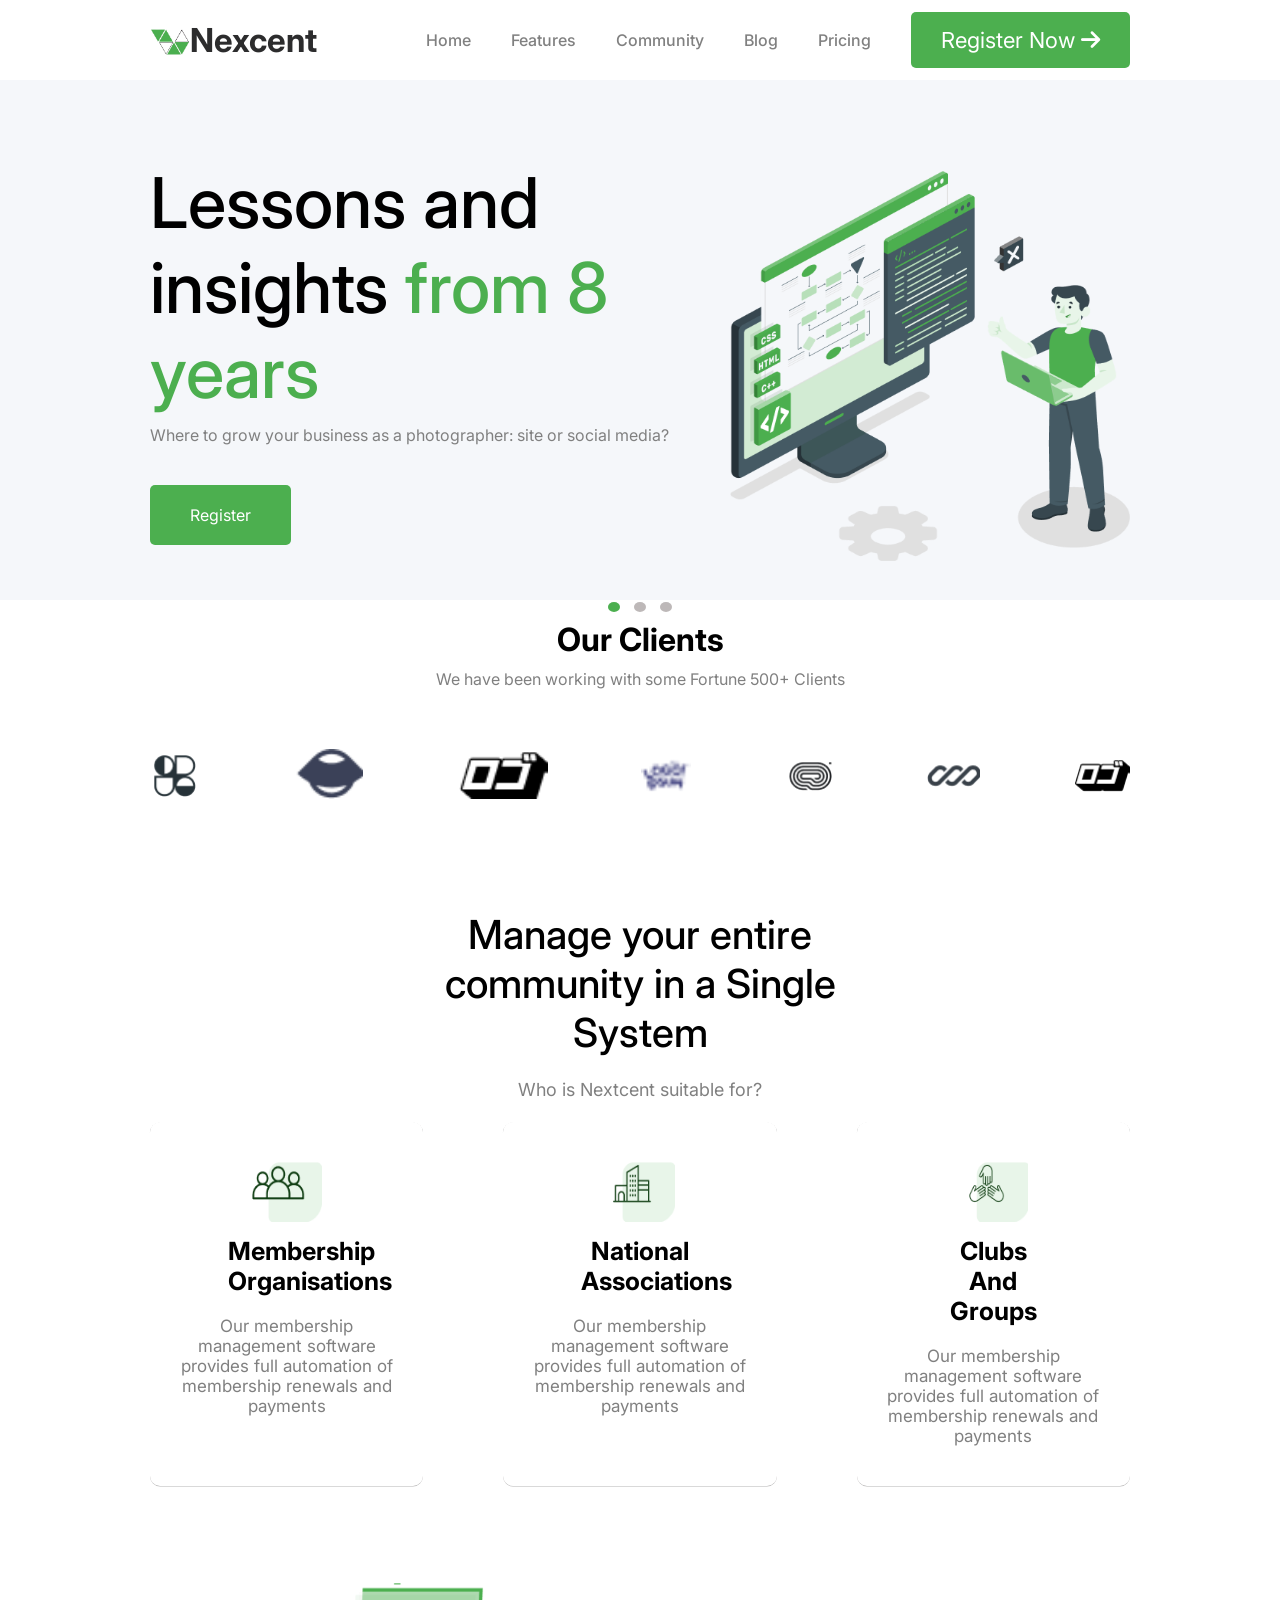
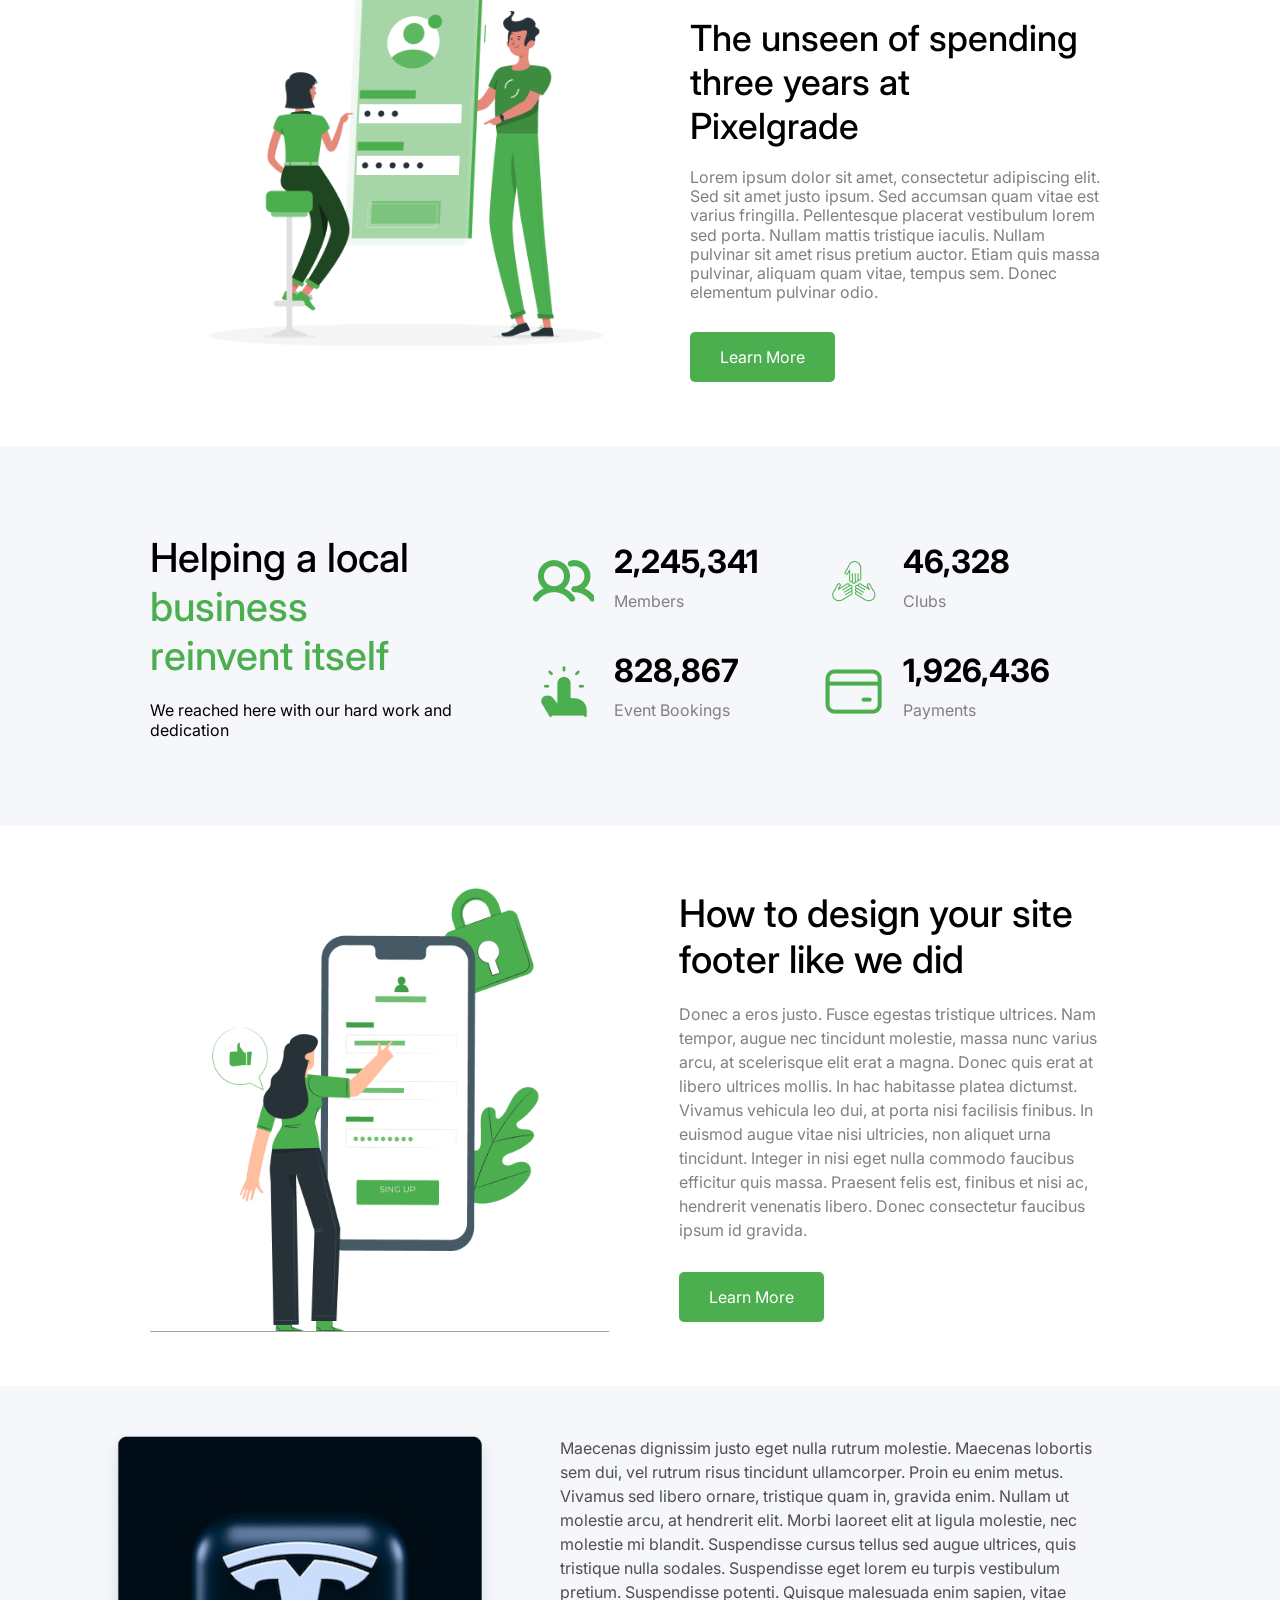
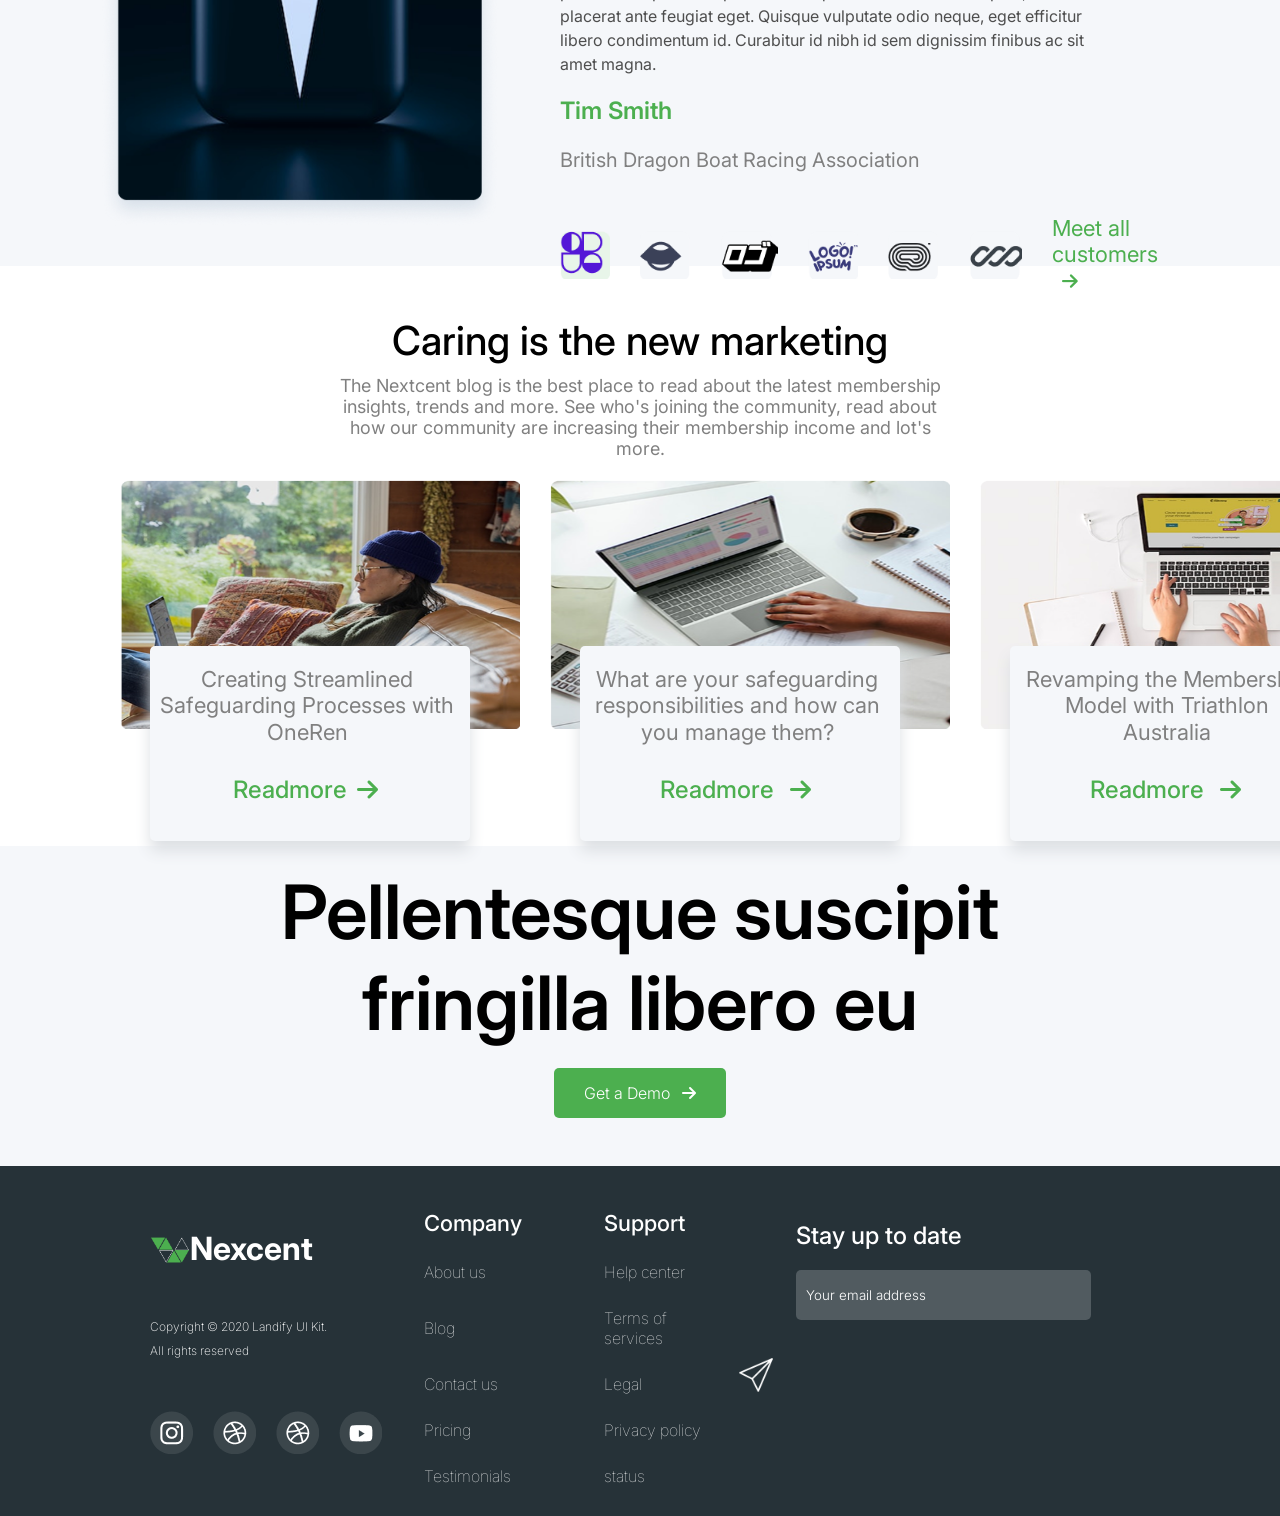
<file: figma1/index.html>
<!DOCTYPE html>
<html lang="en">
<head>
  <meta charset="UTF-8">
  <meta name="viewport" content="width=device-width, initial-scale=1.0">
  <title>Document</title>
  <link rel="stylesheet" href="./style.css">
  <link rel="stylesheet" href="https://cdnjs.cloudflare.com/ajax/libs/font-awesome/6.7.2/css/all.min.css" integrity="sha512-Evv84Mr4kqVGRNSgIGL/F/aIDqQb7xQ2vcrdIwxfjThSH8CSR7PBEakCr51Ck+w+/U6swU2Im1vVX0SVk9ABhg==" crossorigin="anonymous" referrerpolicy="no-referrer" />

  <link rel="preconnect" href="https://fonts.googleapis.com">
<link rel="preconnect" href="https://fonts.gstatic.com" crossorigin>
<link href="https://fonts.googleapis.com/css2?family=Inter:ital,opsz,wght@0,14..32,100..900;1,14..32,100..900&family=Lato:ital,wght@0,100;0,300;0,400;0,700;0,900;1,100;1,300;1,400;1,700;1,900&family=Nunito:ital,wght@0,200..1000;1,200..1000&family=Open+Sans:ital,wght@0,300..800;1,300..800&family=Roboto:ital,wght@0,100..900;1,100..900&display=swap" rel="stylesheet">


</head>

<body>
  <nav id="navbar">
    <div class="navlogo">
    <img src="./logo.png" alt="Logo">
    <h1>Nexcent</h1>
    </div>
    <div class="navlinks">
      <ul>
        <li><a href="#">Home</a></li>
        <li><a href="#">Features</a></li>
        <li><a href="#">Community</a></li>
        <li><a href="#">Blog</a></li>
        <li><a href="#">Pricing</a></li>
      </ul>
      <button value="register">Register Now <i class="fa-solid fa-arrow-right"></i></button>
    </div>
  </nav>
<div id="hero-class">
  <div id="hero">
    <div class="hero-details">
      <h1>Lessons and insights <span>from 8 years</span> </h1>
      <p>Where to grow your business as a photographer: site or social media?</p>
      <div class="btn"><button value="register">Register</button></div>
    </div>
    <div class="hero-image">
      <img src="./Illustration (1).png" alt="Guidance">
    </div>
  </div>
    <div class="dots">
      <button id="col" class="dot"></button>
      <button class="dot"></button>
      <button class="dot"></button>
    </div>
  </div>

  <div id="client">
    <h1>Our Clients</h1>
    <p>We have been working with some Fortune 500+ Clients</p>
    <div class="pic">
      <img src="./Logo (1).png" alt="" >
      <img src="./Logo (2).png" alt="" >
      <img src="./Logo (3).png" alt="" >
      <img src="./Logo (4).png" alt="" >
      <img src="./Logo (5).png" alt="" >
      <img src="./Logo (6).png" alt="" >
      <img src="./Logo (7).png" alt="" >
    </div>
  </div>
  <div id="cont">
    <div class="header">
      <h1>Manage your entire community in a Single System</h1>
      <p>Who is Nextcent suitable for?</p>
    </div>
    <div class="grids">
      <div class="box">
        <img src="./Icon (1).png" alt="">
        <h1>Membership Organisations</h1>
        <p>Our membership management software provides full automation of membership renewals and payments</p>
      </div>
      <div class="box">
        <img src="./Icon (2).png" alt="">
        <h1>National Associations</h1>
        <p>Our membership management software provides  full  automation of membership renewals and  payments</p>
      </div>
      <div class="box">
        <img src="./Icon (3).png" alt="">
        <h1>Clubs And Groups</h1>
        <p>Our membership management software provides full automation of membership renewals and payments</p>
      </div>
    </div>
  </div>
  </div>
  
  <div id="features">
    <!-- <div class="features-section"> -->
      <img src="./rafiki.png" alt="guiding image">
    <!-- </div> -->
    <div class="features-section">
      <h2>The unseen of spending three years at Pixelgrade</h2>
      <p>Lorem ipsum dolor sit amet, consectetur adipiscing elit. Sed sit amet justo ipsum. Sed accumsan quam vitae est varius fringilla. Pellentesque placerat vestibulum lorem sed porta. Nullam mattis tristique iaculis. Nullam pulvinar sit amet risus pretium auctor. Etiam quis massa pulvinar, aliquam quam vitae, tempus sem. Donec elementum pulvinar odio.</p>

      <button>Learn More</button>
    </div>
  </div>
  <div id="section">
    <div class="section1">
      <h2>Helping a local <span>business reinvent itself</span> </h2>
      <p>We reached here with our hard work and dedication</p>
    </div>
    <div class="section2">
      <div class="section-icon">
        <img src="./Icon (4).png" alt="">
        <div class="sub-section">
          <h1>2,245,341</h1>
          <p>Members</p>
        </div>
      </div>
      <div class="section-icon">
        <img src="./Icon (5).png" alt="">
        <div class="sub-section">
          <h1>46,328</h1>
          <p>Clubs</p>
        </div>
      </div>
      <div class="section-icon">
        <img src="./Icon (6).png" alt="">
        <div class="sub-section">
          <h1>828,867</h1>
          <p>Event Bookings</p>
        </div>
      </div>
      <div class="section-icon">
        <img src="./Icon (7).png" alt="">
        <div class="sub-section">
          <h1>1,926,436</h1>
          <p>Payments</p>
        </div>
      </div>
    </div>
  </div>

  <div id="site">
    <img src="./pana.png" alt="Site guide">
    <div class="site-section">
      <h1>How to design your site footer like we did</h1>
      <p>Donec a eros justo. Fusce egestas tristique ultrices. Nam tempor, augue nec tincidunt molestie, massa nunc varius arcu, at scelerisque elit erat a magna. Donec quis erat at libero ultrices mollis. In hac habitasse platea dictumst. Vivamus vehicula leo dui, at porta nisi facilisis finibus. In euismod augue vitae nisi ultricies, non aliquet urna tincidunt. Integer in nisi eget nulla commodo faucibus efficitur quis massa. Praesent felis est, finibus et nisi ac, hendrerit venenatis libero. Donec consectetur faucibus ipsum id gravida.</p>
      <button>Learn More</button>
    </div>
  </div>

  <div id="customer">
    <img class="company" src="./image 9.png" alt="">
    <div class="customer-section">
      <p>Maecenas dignissim justo eget nulla rutrum molestie. Maecenas lobortis sem dui, vel rutrum risus tincidunt ullamcorper. Proin eu enim metus. Vivamus sed libero ornare, tristique quam in, gravida enim. Nullam ut molestie arcu, at hendrerit elit. Morbi laoreet elit at ligula molestie, nec molestie mi blandit. Suspendisse cursus tellus sed augue ultrices, quis tristique nulla sodales. Suspendisse eget lorem eu turpis vestibulum pretium. Suspendisse potenti. Quisque malesuada enim sapien, vitae placerat ante feugiat eget. Quisque vulputate odio neque, eget efficitur libero condimentum id. Curabitur id nibh id sem dignissim finibus ac sit amet magna.</p>
      <h2>Tim Smith</h2>
      <span><p>British Dragon Boat Racing Association</p></span>
      <div class="customer-logo">
        <img src="./Logo (9).png" alt="">
        <img src="./Logo (10).png" alt="">
        <img src="./Logo (11).png" alt="">
        <img src="./Logo (12).png" alt="">
        <img src="./Logo (13).png" alt="">
        <img src="./Logo (14).png" alt="">
          <a href="#">Meet all customers <i class="fa-solid fa-arrow-right"></i></a>
      </div>
    </div>
  </div>

  <div id="guide">
    <div class="guide-heading">
      <h1>Caring is the new marketing</h1>
      <p>The Nextcent blog is the best place to read about the latest membership insights, trends and more. See who's joining the community, read about how our community are increasing their membership income and lot's more.​</p>
    </div>
    <div class="guide-images">
      <div class="guide-box">
        <img src="./image 18.png" alt="">
        <div class="guide-box2">
          <p>Creating Streamlined Safeguarding Processes with OneRen</p>
          <a href="#">Readmore<i class="fa-solid fa-arrow-right"></i></a>
        </div>
      </div>
      <div class="guide-box">
        <img src="./image 19.png" alt="">
        <div class="guide-box2">
          <p>What are your safeguarding responsibilities and how can you manage them?</p>
          <a href="#">Readmore <i class="fa-solid fa-arrow-right"></i></a>
        </div>
      </div>
      <div class="guide-box">
        <img src="./image 20.png" alt="">
        <div class="guide-box2">
          <p>Revamping the Membership Model with Triathlon Australia</p>
          <a href="#">Readmore <i class="fa-solid fa-arrow-right"></i></a>
        </div>
      </div>
    </div>
  </div>

  <div id="demo">
    <h1>Pellentesque suscipit fringilla libero eu</h1>
    <button class="demo-btn">Get a Demo &ensp;<i class="fa-solid fa-arrow-right"></i></button>
  </div>

  <footer id="footbar">
    <div class="rights">
    <div class="navlogo">
      <img src="./1-Photoroom.png" alt="">
      <h1>Nexcent</h1>
    </div>
    <p>Copyright © 2020 Landify UI Kit. <br>All rights reserved</p>
    <div class="foot-icon">
      <img src="./Social Icons.png" alt="instagram">
      <img src="./Social Icons (2).png" alt="ball">
      <img src="./Social Icons2.png" alt="twitter">
      <img src="./Social Icons4.png" alt="youtube">
    </div>
  </div>
    <div class="updates">
    <div class="links">
      <table>
        <thead>
          <th>Company</th>
          <th>Support</th>
        </thead>
        <tbody>
          <tr>
            <td>About us</td>
            <td>Help center</td>
          </tr>
          <tr>
            <td>Blog</td>
            <td>Terms of services</td>
          </tr>
          <tr>
            <td>Contact us</td>
            <td>Legal</td>
          </tr>
          <tr>
            <td>Pricing</td>
            <td>Privacy policy</td>
          </tr>
          <tr>
            <td>Testimonials</td>
            <td>status</td>
          </tr>
        </tbody>
      </table>
    </div>
    <div class="mail">
      <h1>Stay up to date</h1>
      <input type="email" placeholder="Your email address">
      <img src="./send icon.png" alt="">
    </div>
  </div>
  </footer>
  
</body>
</html>
</file>
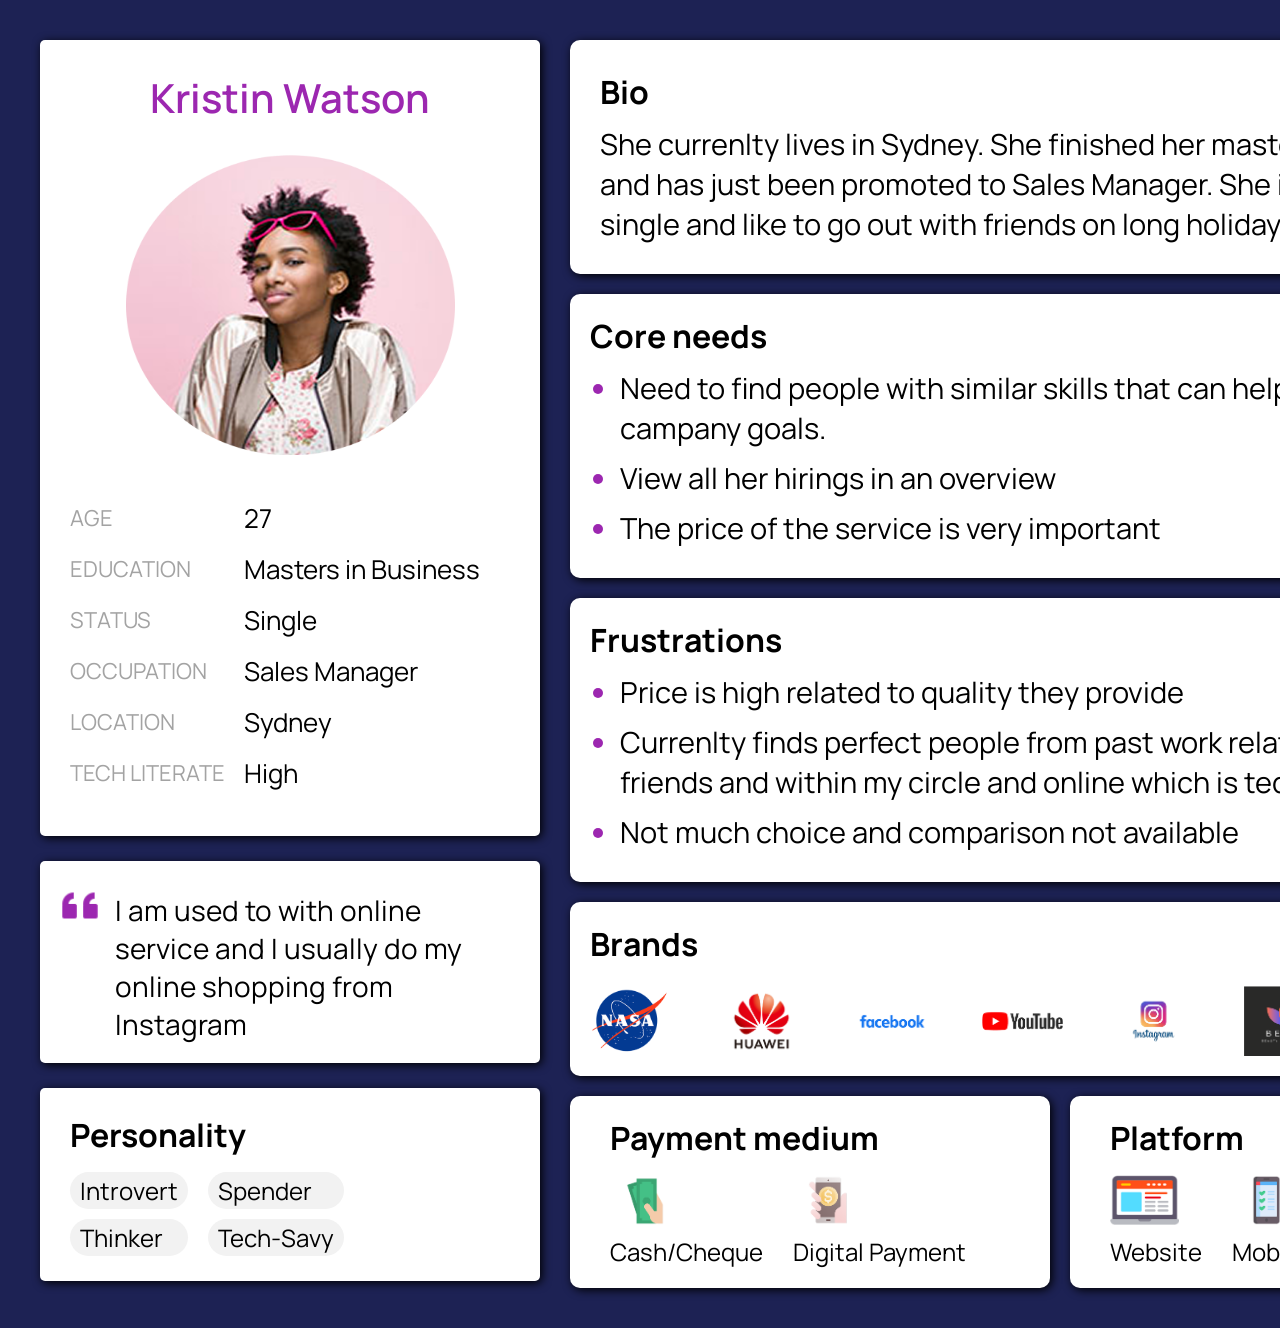
<file: figma3/index.html>
<!DOCTYPE html>
<html lang="en">
<head>
  <meta charset="UTF-8">
  <meta name="viewport" content="width=device-width, initial-scale=1.0">
  <title>Document</title>
  <link rel="stylesheet" href="style.css">
  <link rel="stylesheet" href="media.css">
  <link rel="stylesheet" href="https://cdnjs.cloudflare.com/ajax/libs/font-awesome/6.7.2/css/all.min.css">
</head>
<body>
  <section id="about">
    <div class="intro">
      <h3>Kristin Watson</h3>
      <img src="images/Image.png" alt="Profile photo">
      <table>
        <tbody>
          <tr>
            <td class="details">AGE</td>
            <td>27</td>
          </tr>
          <tr>
            <td class="details">EDUCATION</td>
            <td>Masters in Business</td>
          </tr>
          <tr>
            <td class="details">STATUS</td>
            <td>Single</td>
          </tr>
          <tr>
            <td class="details">OCCUPATION</td>
            <td>Sales Manager</td>
          </tr>
          <tr>
            <td class="details">LOCATION</td>
            <td>Sydney</td>
          </tr>
          <tr>
            <td class="details">TECH LITERATE</td>
            <td>High</td>
          </tr>
        </tbody>
      </table>
    </div>

    <div class="quote">
      <img src="./images/icons8-inverted-commas-48.png" alt="">
      <p>I am used to with online service and I usually do my online shopping from Instagram</p>
    </div>

    <div class="persona">
      <h3>Personality</h3>
      <div class="persona-things">
      <ul>
        <li>Introvert</li>
        <li>Thinker</li>
      </ul>
      <ul>
        <li>Spender</li>
        <li>Tech-Savy</li>
      </ul>
    </div>
    </div>

  </section>

  <section id="bio">

    <div class="bio-section">
      <h3>Bio</h3>
      <p>She currenlty lives in Sydney. She finished her master in businesss and has just been promoted to Sales Manager. She is currently single and like to go out with friends on long holidays.</p>
    </div>

    <div class="need">
      <h3>Core needs</h3>
      <ul>
        <li>Need to find people with similar skills that can help her tackle campany goals.</li>
        <li>View all her hirings in an overview</li>
        <li>The price of the service is very important</li>
      </ul>
    </div>

    <div class="need">
      <h3>Frustrations</h3>
      <ul>
        <li>Price is high related to quality they provide</li>
        <li>Currenlty finds perfect people from past work relations, family, friends and within my circle and online which is tedious</li>
        <li>Not much choice and comparison not available</li>
      </ul>
    </div>

    <div class="brands">
      <h3>Brands</h3>
      <div class="brand-images">
        <img src="./images/Rectangle 1.png" alt="">
      <img src="./images/Rectangle 3.png" alt="">
      <img src="./images/Rectangle 5.png" alt="">
      <img src="./images/Rectangle 6.png" alt="">
      <img src="./images/Rectangle 7.png" alt="">
      <img src="./images/Rectangle 8.png" alt="">
      <img src="./images/Rectangle 8.png" alt="">
      </div>
    </div>

    <section id="cash">
      <div class="payment">
        <h3>Payment medium</h3>
        <div class="payment-mode">
          <div class="modes">
            <img src="./images/Rectangle 1 (1).png" alt="">
            <p>Cash/Cheque</p>
          </div>
          <div class="modes">
            <img src="./images/Rectangle 2.png" alt="">
            <p>Digital Payment</p>
          </div>
        </div>
      </div>

      <div class="payment">
        <h3>Platform</h3>
        <div class="payment-mode">
          <div class="modes">
            <img src="./images/Rectangle 1 (2).png" alt="">
            <p>Website</p>
          </div>
          <div class="modes">
            <img src="./images/Rectangle 2 (1).png" alt="">
            <p>Mobile App</p>
          </div>
        </div>
      </div>
    </section>
  </section>

</body>
</html>
</file>
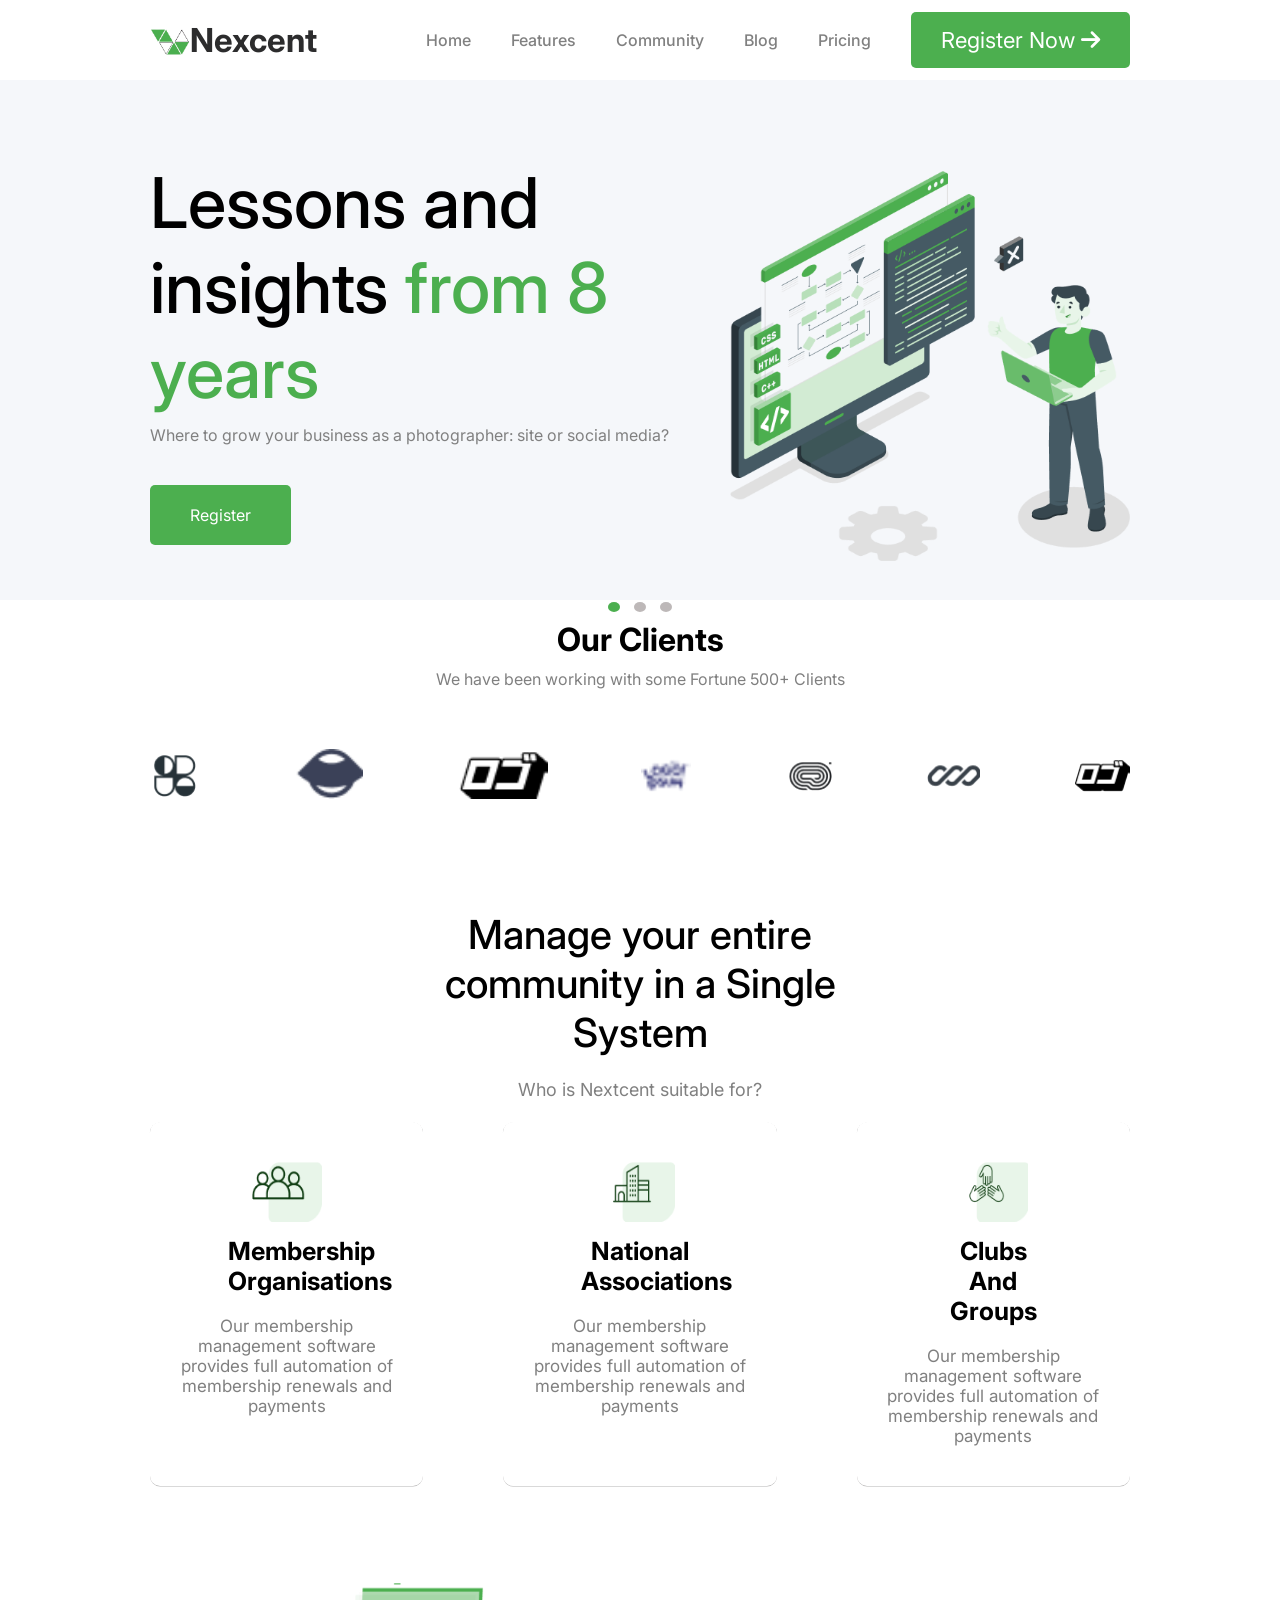
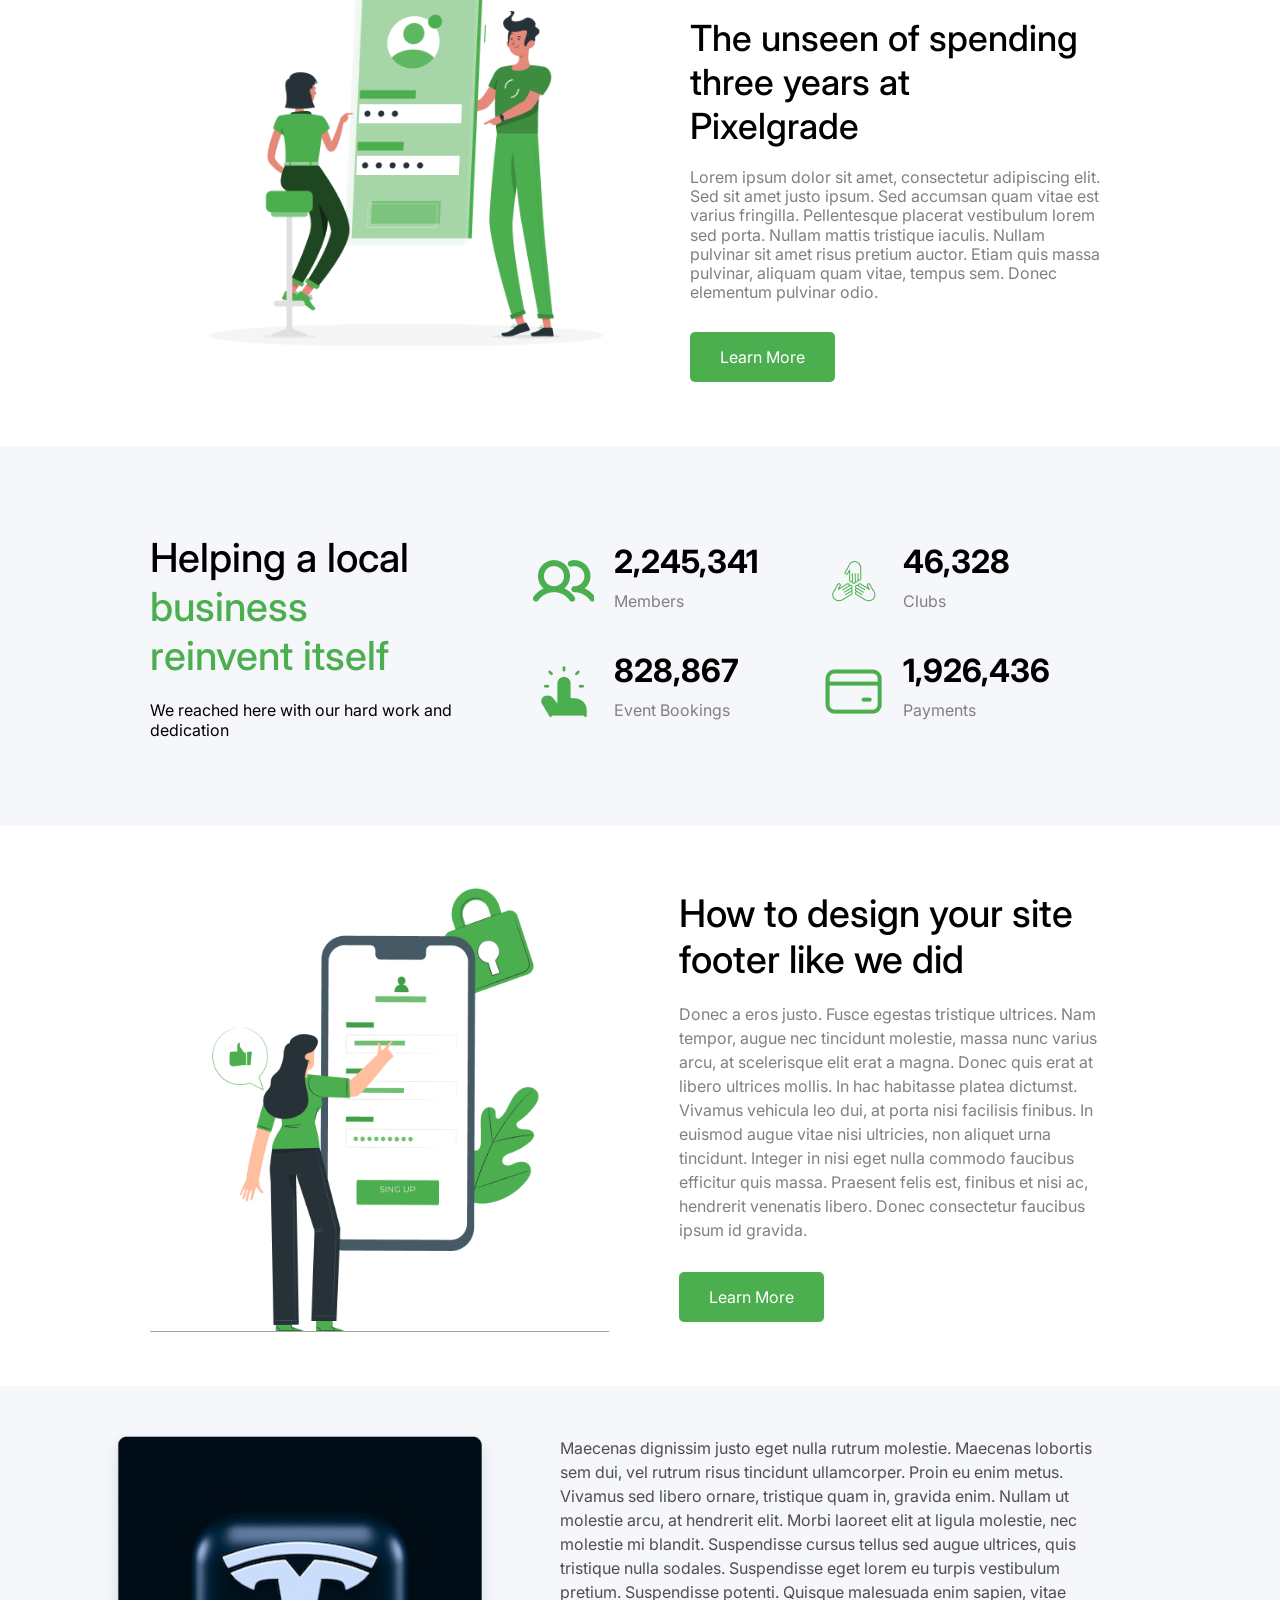
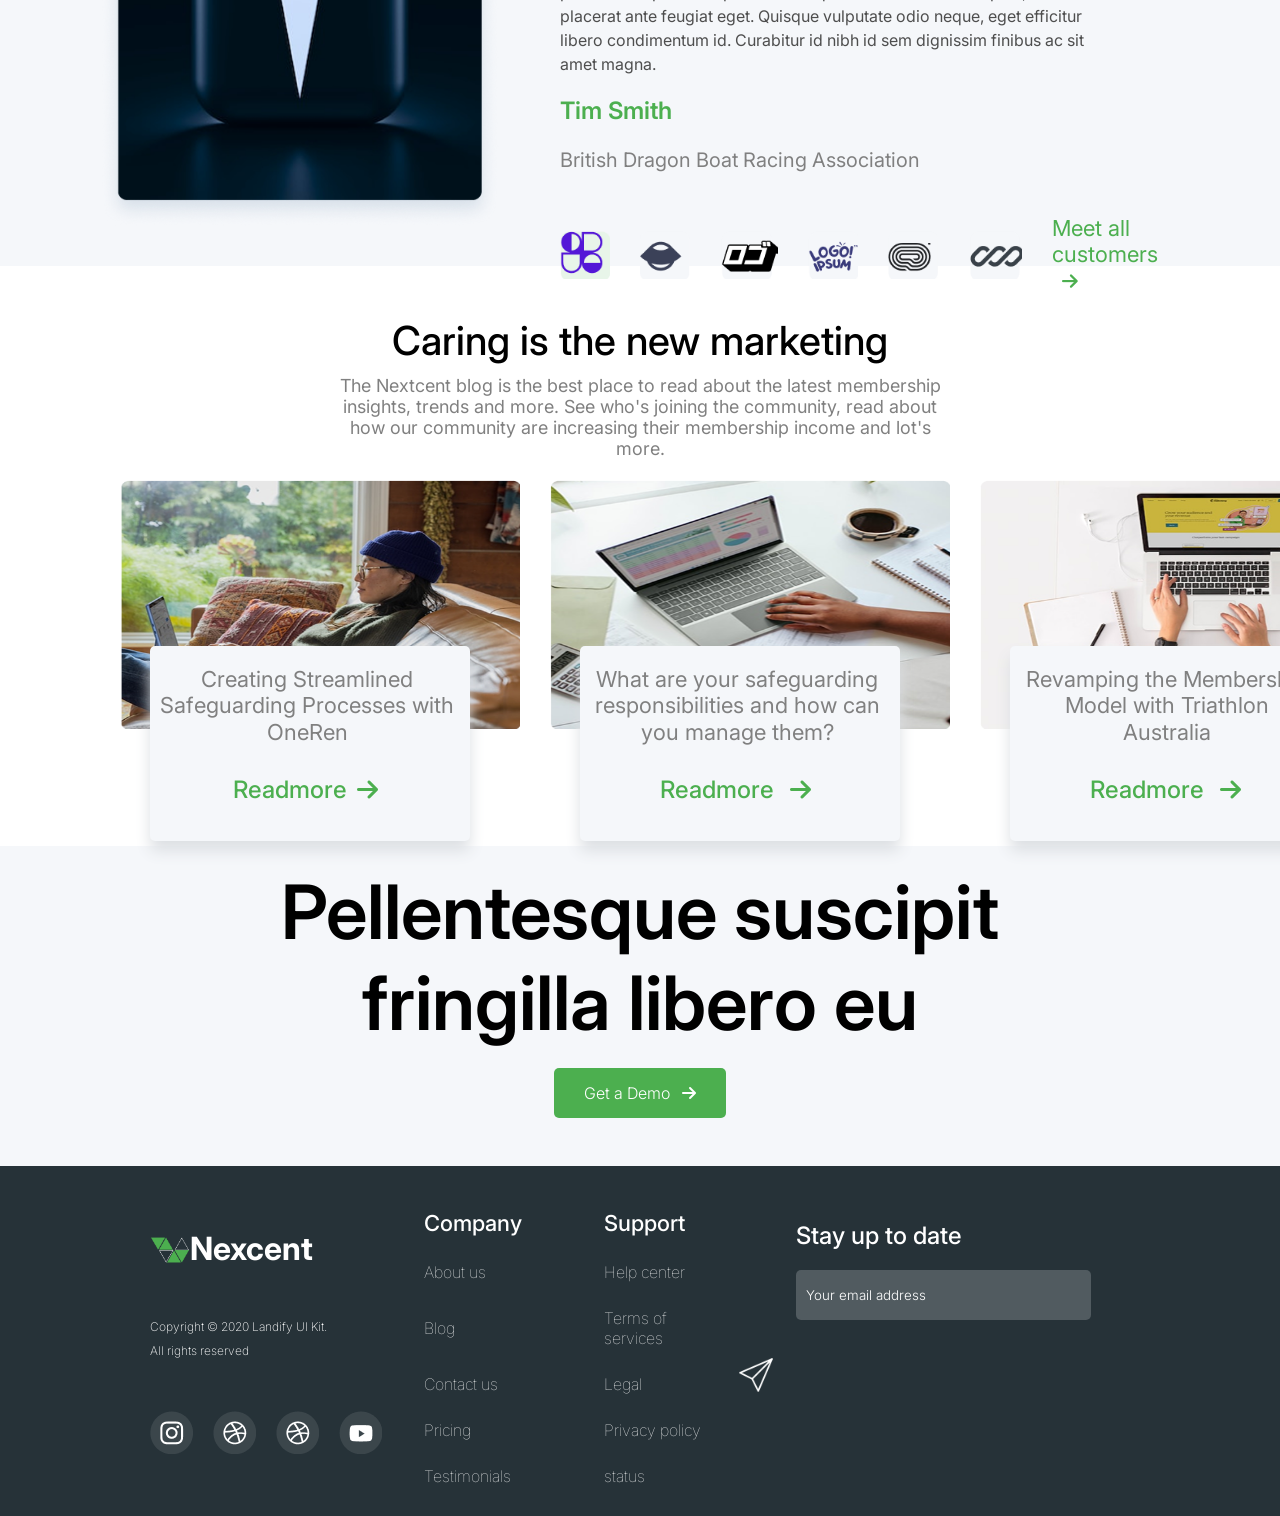
<file: figma1/figma1.html>
<!DOCTYPE html>
<html lang="en">
<head>
  <meta charset="UTF-8">
  <meta name="viewport" content="width=device-width, initial-scale=1.0">
  <title>Document</title>
  <link rel="stylesheet" href="./figma1.css">
  <link rel="stylesheet" href="https://cdnjs.cloudflare.com/ajax/libs/font-awesome/6.7.2/css/all.min.css" integrity="sha512-Evv84Mr4kqVGRNSgIGL/F/aIDqQb7xQ2vcrdIwxfjThSH8CSR7PBEakCr51Ck+w+/U6swU2Im1vVX0SVk9ABhg==" crossorigin="anonymous" referrerpolicy="no-referrer" />

  <link rel="preconnect" href="https://fonts.googleapis.com">
<link rel="preconnect" href="https://fonts.gstatic.com" crossorigin>
<link href="https://fonts.googleapis.com/css2?family=Inter:ital,opsz,wght@0,14..32,100..900;1,14..32,100..900&family=Lato:ital,wght@0,100;0,300;0,400;0,700;0,900;1,100;1,300;1,400;1,700;1,900&family=Nunito:ital,wght@0,200..1000;1,200..1000&family=Open+Sans:ital,wght@0,300..800;1,300..800&family=Roboto:ital,wght@0,100..900;1,100..900&display=swap" rel="stylesheet">


</head>

<body>
  <nav id="navbar">
    <div class="navlogo">
    <img src="./logo.png" alt="Logo">
    <h1>Nexcent</h1>
    </div>
    <div class="navlinks">
      <ul>
        <li><a href="#">Home</a></li>
        <li><a href="#">Features</a></li>
        <li><a href="#">Community</a></li>
        <li><a href="#">Blog</a></li>
        <li><a href="#">Pricing</a></li>
      </ul>
      <button value="register">Register Now <i class="fa-solid fa-arrow-right"></i></button>
    </div>
  </nav>
<div id="hero-class">
  <div id="hero">
    <div class="hero-details">
      <h1>Lessons and insights <span>from 8 years</span> </h1>
      <p>Where to grow your business as a photographer: site or social media?</p>
      <div class="btn"><button value="register">Register</button></div>
    </div>
    <div class="hero-image">
      <img src="./Illustration (1).png" alt="Guidance">
    </div>
  </div>
    <div class="dots">
      <button id="col" class="dot"></button>
      <button class="dot"></button>
      <button class="dot"></button>
    </div>
  </div>

  <div id="client">
    <h1>Our Clients</h1>
    <p>We have been working with some Fortune 500+ Clients</p>
    <div class="pic">
      <img src="./Logo (1).png" alt="" >
      <img src="./Logo (2).png" alt="" >
      <img src="./Logo (3).png" alt="" >
      <img src="./Logo (4).png" alt="" >
      <img src="./Logo (5).png" alt="" >
      <img src="./Logo (6).png" alt="" >
      <img src="./Logo (7).png" alt="" >
    </div>
  </div>
  <div id="cont">
    <div class="header">
      <h1>Manage your entire community in a Single System</h1>
      <p>Who is Nextcent suitable for?</p>
    </div>
    <div class="grids">
      <div class="box">
        <img src="./Icon (1).png" alt="">
        <h1>Membership Organisations</h1>
        <p>Our membership management software provides full automation of membership renewals and payments</p>
      </div>
      <div class="box">
        <img src="./Icon (2).png" alt="">
        <h1>National Associations</h1>
        <p>Our membership management software provides  full  automation of membership renewals and  payments</p>
      </div>
      <div class="box">
        <img src="./Icon (3).png" alt="">
        <h1>Clubs And Groups</h1>
        <p>Our membership management software provides full automation of membership renewals and payments</p>
      </div>
    </div>
  </div>
  </div>
  
  <div id="features">
    <!-- <div class="features-section"> -->
      <img src="./rafiki.png" alt="guiding image">
    <!-- </div> -->
    <div class="features-section">
      <h2>The unseen of spending three years at Pixelgrade</h2>
      <p>Lorem ipsum dolor sit amet, consectetur adipiscing elit. Sed sit amet justo ipsum. Sed accumsan quam vitae est varius fringilla. Pellentesque placerat vestibulum lorem sed porta. Nullam mattis tristique iaculis. Nullam pulvinar sit amet risus pretium auctor. Etiam quis massa pulvinar, aliquam quam vitae, tempus sem. Donec elementum pulvinar odio.</p>

      <button>Learn More</button>
    </div>
  </div>
  <div id="section">
    <div class="section1">
      <h2>Helping a local <span>business reinvent itself</span> </h2>
      <p>We reached here with our hard work and dedication</p>
    </div>
    <div class="section2">
      <div class="section-icon">
        <img src="./Icon (4).png" alt="">
        <div class="sub-section">
          <h1>2,245,341</h1>
          <p>Members</p>
        </div>
      </div>
      <div class="section-icon">
        <img src="./Icon (5).png" alt="">
        <div class="sub-section">
          <h1>46,328</h1>
          <p>Clubs</p>
        </div>
      </div>
      <div class="section-icon">
        <img src="./Icon (6).png" alt="">
        <div class="sub-section">
          <h1>828,867</h1>
          <p>Event Bookings</p>
        </div>
      </div>
      <div class="section-icon">
        <img src="./Icon (7).png" alt="">
        <div class="sub-section">
          <h1>1,926,436</h1>
          <p>Payments</p>
        </div>
      </div>
    </div>
  </div>

  <div id="site">
    <img src="./pana.png" alt="Site guide">
    <div class="site-section">
      <h1>How to design your site footer like we did</h1>
      <p>Donec a eros justo. Fusce egestas tristique ultrices. Nam tempor, augue nec tincidunt molestie, massa nunc varius arcu, at scelerisque elit erat a magna. Donec quis erat at libero ultrices mollis. In hac habitasse platea dictumst. Vivamus vehicula leo dui, at porta nisi facilisis finibus. In euismod augue vitae nisi ultricies, non aliquet urna tincidunt. Integer in nisi eget nulla commodo faucibus efficitur quis massa. Praesent felis est, finibus et nisi ac, hendrerit venenatis libero. Donec consectetur faucibus ipsum id gravida.</p>
      <button>Learn More</button>
    </div>
  </div>

  <div id="customer">
    <img class="company" src="./image 9.png" alt="">
    <div class="customer-section">
      <p>Maecenas dignissim justo eget nulla rutrum molestie. Maecenas lobortis sem dui, vel rutrum risus tincidunt ullamcorper. Proin eu enim metus. Vivamus sed libero ornare, tristique quam in, gravida enim. Nullam ut molestie arcu, at hendrerit elit. Morbi laoreet elit at ligula molestie, nec molestie mi blandit. Suspendisse cursus tellus sed augue ultrices, quis tristique nulla sodales. Suspendisse eget lorem eu turpis vestibulum pretium. Suspendisse potenti. Quisque malesuada enim sapien, vitae placerat ante feugiat eget. Quisque vulputate odio neque, eget efficitur libero condimentum id. Curabitur id nibh id sem dignissim finibus ac sit amet magna.</p>
      <h2>Tim Smith</h2>
      <span><p>British Dragon Boat Racing Association</p></span>
      <div class="customer-logo">
        <img src="./Logo (9).png" alt="">
        <img src="./Logo (10).png" alt="">
        <img src="./Logo (11).png" alt="">
        <img src="./Logo (12).png" alt="">
        <img src="./Logo (13).png" alt="">
        <img src="./Logo (14).png" alt="">
          <a href="#">Meet all customers <i class="fa-solid fa-arrow-right"></i></a>
      </div>
    </div>
  </div>

  <div id="guide">
    <div class="guide-heading">
      <h1>Caring is the new marketing</h1>
      <p>The Nextcent blog is the best place to read about the latest membership insights, trends and more. See who's joining the community, read about how our community are increasing their membership income and lot's more.​</p>
    </div>
    <div class="guide-images">
      <div class="guide-box">
        <img src="./image 18.png" alt="">
        <div class="guide-box2">
          <p>Creating Streamlined Safeguarding Processes with OneRen</p>
          <a href="#">Readmore<i class="fa-solid fa-arrow-right"></i></a>
        </div>
      </div>
      <div class="guide-box">
        <img src="./image 19.png" alt="">
        <div class="guide-box2">
          <p>What are your safeguarding responsibilities and how can you manage them?</p>
          <a href="#">Readmore <i class="fa-solid fa-arrow-right"></i></a>
        </div>
      </div>
      <div class="guide-box">
        <img src="./image 20.png" alt="">
        <div class="guide-box2">
          <p>Revamping the Membership Model with Triathlon Australia</p>
          <a href="#">Readmore <i class="fa-solid fa-arrow-right"></i></a>
        </div>
      </div>
    </div>
  </div>

  <div id="demo">
    <h1>Pellentesque suscipit fringilla libero eu</h1>
    <button class="demo-btn">Get a Demo &ensp;<i class="fa-solid fa-arrow-right"></i></button>
  </div>

  <footer id="footbar">
    <div class="rights">
    <div class="navlogo">
      <img src="./1-Photoroom.png" alt="">
      <h1>Nexcent</h1>
    </div>
    <p>Copyright © 2020 Landify UI Kit. <br>All rights reserved</p>
    <div class="foot-icon">
      <img src="./Social Icons.png" alt="instagram">
      <img src="./Social Icons (2).png" alt="ball">
      <img src="./Social Icons2.png" alt="twitter">
      <img src="./Social Icons4.png" alt="youtube">
    </div>
  </div>
    <div class="updates">
    <div class="links">
      <table>
        <thead>
          <th>Company</th>
          <th>Support</th>
        </thead>
        <tbody>
          <tr>
            <td>About us</td>
            <td>Help center</td>
          </tr>
          <tr>
            <td>Blog</td>
            <td>Terms of services</td>
          </tr>
          <tr>
            <td>Contact us</td>
            <td>Legal</td>
          </tr>
          <tr>
            <td>Pricing</td>
            <td>Privacy policy</td>
          </tr>
          <tr>
            <td>Testimonials</td>
            <td>status</td>
          </tr>
        </tbody>
      </table>
    </div>
    <div class="mail">
      <h1>Stay up to date</h1>
      <input type="email" placeholder="Your email address">
      <img src="./send icon.png" alt="">
    </div>
  </div>
  </footer>
  
</body>
</html>
</file>
<file: figma1/style.css>
* {
  margin: 0;
  font-family: Inter;
}
/* 
body {
  padding: 0 100px;
} */

#navbar {
  background-color: white;
  height: 80px;
  display: flex;
  padding: 0 150px;
  align-items: center;
  justify-content: space-between;

}
.navlogo {
  display:flex;
  align-items: center;
  font-size: 22px;
 /*  font-family: "Lato", sans-serif; */
  font-weight: 700;
  color:rgb(44, 44, 45);
}

.navlogo img {
  height: 40px;
}


.navlinks ul {
  display: flex;
  list-style: none;
  gap: 40px;
  font-size: 16px;
}

.navlinks ul li a {
  text-decoration: none;
  color: gray;
  font-weight: 500;
}

.navlinks {
  display:flex;
  gap: 40px;
  align-items: center;
}

.navlinks button {
  background-color: rgb(76, 175, 79) ;
  border: none;
  padding: 15px 30px;
  border-radius: 5px;
  font-size: 22px;
  color: white;
}

#hero-class {
  padding: 80px 150px 0px 150px;
  height: 440px; 
  background-color: rgb(245, 247, 250) ;
}

#hero {
  display: flex;
  justify-content: space-between;
  align-items: center;
}


.hero-details h1 {
  font-size: 70px;
  font-weight: 500;
  width: 90%;
}

.hero-details span {
  color: rgb(76, 175, 79);
}

 p {
  padding: 10px 0px;
  font-size: 16px;
  color: gray;
}

.hero-image img {
  height: 390px;
  width: 400px;
}

.hero-details button {
  padding: 20px 40px;
  background-color: rgb(76, 175, 79);
  border-radius: 5px;
  border-style: none;
  color: white;
  font-size: 16px;
}

.btn {
  padding: 30px 0px;
}

.dots {
  text-align: center;
  margin: 20px 0;
}

.dot {
  height: 10px;
  width: 10px;
  margin: 0 5px;
  border: none;
  border-radius: 50%;
  display: inline-block;
  background-color: rgb(189, 184, 184) ;
}

#col {
  background-color: rgb(76, 175, 79);
}

#client {
  background-color: white;
  height: 250px;
  padding: 0px 150px;
  margin: 20px 0px;
  text-align: center;
}

.pic {
  padding-top: 50px;
  height: 50px;
  display: flex;
  flex-direction: row;
  justify-content: space-between;
}


#cont {
  background-color: white;
  padding: 20px 150px;
  text-align: center;
}

.header h1{
  font-size: 36px;
  font-weight: 500;
  width: 40%;
  margin: 0 auto;
}

.header p {
  font-size: 16px;
  color: gray;
  margin: 10px auto;
}

.grids {
  display: flex;
  justify-content: space-between;
  gap: 80px;

}

.box {
  background-color: white;
  padding:30px;
  border-radius: 10px;
  box-shadow: 0px 0.5px 0.5px rgb(180, 179, 179);
  width: 300px;
}

.box img {
  height: 70px;
  width: 70px;

}

.box h1 {
  font-size: 25px;
  margin: 10px auto;
  width: 55%;
}

.box p {
  font-size: 16px;
  color: gray;
  font-weight: 200px;
}

#features {
  padding: 10px 150px;
  height: 480px;
  display: flex;
  justify-content: center;
  align-items: center;
  gap: 30px;
}

.features-section {
  height: 300px;
}

#features img {
  height: 350px;
}

.features-section h2 {
  font-size: 40px;
  font-weight: 500;
  width: 75%;
  margin: 10px 0px;
}

.features-section p {
  font-size: 16px;
  width: 95%;
}

.features-section button {
  margin: 20px 0px;
  padding: 15px 30px;
  font-size: 16px;
  background-color: rgb(76, 175, 79);
  border-style: none;
  border-radius: 5px;
  color: white;
}

#section {
  height: 380px;
  margin: 40px 0px;
  background-color: rgb(245, 247, 250);
  display: flex;
  justify-content: space-around;
  align-items: center;
  padding:0 150px;
}

.section1 h2 {
  font-size: 40px;
  font-weight: 500;
  width:70% ;
  padding: 10px 0px;
}

.section1 h2 span {
  color: rgb(76, 175, 79);
}

.section1  p {
  color: black;
  font-size: 16px;
}

.section2{
  margin: 0 80px 0 0px;
  display: grid;
  grid-template-columns: repeat(2,1fr);
  grid-template-rows: repeat(2,1fr);
  grid-gap: 30px 80px;
}
.section-icon {
  display: flex;
  gap: 20px;
  align-items: center;
}

#site {
  margin: 30px 0px;
  padding: 0 150px;
  height: 480px;
  display: flex;
  justify-content: space-evenly;
  align-items: center;
  gap: 50px;
}

#site img {
  box-shadow: 0px 0.5px 0.5px rgb(163, 163, 163);
  height: 480px;
}


.site-section {
  margin: 20px;
}

.site-section h1{
  margin: 20px 0px 10px 0px;
  font-size: 40px;
  font-weight: 500;
  width: 95%;
}

.site-section p {
  font-size: 14px;
  width: 94%;
  font-weight: 200px;
  line-height: 1.5;
}

.site-section button{
  margin: 20px 0px;
  padding: 15px 30px;
  font-size: 16px;
  background-color: rgb(76, 175, 79);
  border-style: none;
  border-radius: 5px;
  color: white;
}

#customer {
  height: 480px;
  background-color: aqua;
  margin: 40px 0px;
  padding: 0px 100px;
  display: flex;
  justify-content: space-between;
  align-items: center;
  gap: 60px;
  background-color: rgb(245, 247, 250);
}

.company {
  height: 400px;
}

.customer-section {
  height: 400px;
}

.customer-section p {
  font-size: 16px;
  width: 86%;
  line-height: 1.5;
  color: rgb(78, 78, 78);
}

.customer-section h2 {
  color: rgb(76, 175, 79);
  margin: 10px 0px;
  font-weight: 600;
}

.customer-section span p {
  color: gray;
  font-size: 20px;
  font-weight: 200px;
}


.customer-logo {
  display: flex;
  justify-content: space-between;
  align-items: center;
  gap: 35px;
  margin: 30px 0px;
}

.customer-logo a {
  text-decoration: none;
  font-size: 22px;
  color:rgb(76, 175, 79);
}

.customer-logo a i{
  font-size: 18px;
  margin: 0px 10px;
}

#guide {
  height: 480px;
  padding: 0 100px;
  margin: 50px 0px;
}

.guide-heading {
  text-align: center;
}

.guide-heading h1 {
  font-size: 40px;
  margin: 0 auto;
  font-weight: 500;
}

.guide-heading p {
  font-size: 16px;
  margin: 0 auto;
  width: 48%;
  font-weight: 400;
}

.guide-images {
  width: auto;
  padding: 10px 20px;
  display: flex;
  gap: 30px;
}

.guide-box img {
  height: 250px;
  width: 400px;
}

.guide-box2 {
  height: 175px;
  width: 300px;
  background-color: rgb(245, 247, 250);
  transform: translate(30px,-87px);
  border-radius: 5px;
  text-align: center;
  padding: 10px 10px;
  box-shadow: 0px 10px 15px rgb(220, 223, 227);

}

.guide-box2 p {
  font-size: 22px;
  padding-bottom: 30px;
  width: 98%;
  line-height: 1.2;
}

.guide-box2 a{
  text-decoration: none;
  color: rgb(76, 175, 79);
  font-size: 24px;
  font-weight: 500;
}

.guide-box2 a i {
  text-align: center;
  margin: 0px 10px;
}

#demo {
  height: 280px;
  background-color: rgb(245, 247, 250);
  text-align: center;
  padding: 20px 100px;
}

#demo h1 {
  font-size: 75px;
  font-weight: 600;
  width: 70%;
  margin: 0 auto;
}

.demo-btn {
  margin: 20px;
  padding: 15px 30px;
  font-size: 16px;
  font-weight: 300;
  background-color: rgb(76, 175, 79);
  color: white;
  border-style: none;
  border-radius: 5px;
} 

#footbar {
  height: 350px;
  background-color: rgb(38, 50, 56);
  padding: 0px 150px;
  display: flex;
  justify-content: space-between;
  align-items: center;
  color: white;
}
 .foot-icon {
  display: flex;
  gap: 20px;
 }

.rights {
  margin: 20px 0px;
  height: 300px;
  display: flex;
  flex-direction: column;
  justify-content: space-evenly;
}
.rights h1 {
  color:white;
  font-size: 32px;
  font-weight: 700;
}

.rights p {
  font-size: 12px;
  line-height: 2;
  color: white;
  font-weight: 200;
}

.updates {
  display: flex;
  justify-content: space-between;
  align-items: flex-start;
  gap: 30px;
  height: 300px;
  margin: 20px 0px;
}

.links table{
  width: 100%;
  border-collapse: separate;
  margin: 5px auto;
}

.links th {
  font-size: 22px;
  font-weight: 500;

}

.links  th,td {
  padding: 12px 40px;
  text-align: left;
}

.links td {
  font-weight: 100;
}

.mail {
  padding: 30px 0px;
}

.mail h1 {
  font-size: 24px;
  font-weight: 500;
}
.mail input {
  height: 20px;
  padding: 15px 70px 15px 10px;
  margin: 20px 0px;
  border-style: none;
  border-radius: 5px;
  background-color: rgb(81, 91, 96);
  color: white;
}

input::placeholder{
  color: white;
  font-weight:300;
}

.mail img {
  height: 40px;
  position: relative;
  right: 60px;
  top: 15px;
}

@media (max-width:426px) {

  #navbar{
    background-color: white;
    height: 60px;
    padding: 0 30px;
  }

  .navlogo {
    font-size: 16px;
  }

  .navlogo img {
    height: 30px;
  }

  .navlinks {
    display: none;
  }
  
  #hero-class {
    padding: 40px 40px 0px 40px;
    height: 270px; 
    background-color: rgb(245, 247, 250) ;
  }
  
  .hero-details h1 {
    font-size: 32px;
    font-weight: 500;
    width: 100%;
  }
  
  .hero-details span {
    color: rgb(76, 175, 79);
  }
  
   p {
    padding: 10px 0px;
    font-size: 12px;
    width: 85%;
    color: gray;
  }
  
  .hero-image img {
    display: none;
    }
  
  .hero-details button {
    padding: 15px 30px;
    background-color: rgb(76, 175, 79);
    border-radius: 5px;
    border-style: none;
    color: white;
    font-size: 16px;
  }
  
  .btn {
    padding: 20px 0px;
  }
  
  .dots {
    text-align: center;
    margin: 20px 0;
  }
  
  .dot {
    height: 6px;
    width: 6px;
    margin: 0 5px;
    border: none;
    border-radius: 50%;
    display: inline-block;
    background-color: rgb(189, 184, 184) ;
  }
  
  #col {
    background-color: rgb(76, 175, 79);
  }
  
  #client {
    background-color: white;
    height: 130px;
    padding: 0px 40px;
    margin: 20px 0px;
    text-align: center;
  }

  #client h1{
    font-size: 26px;
    width: 90%;
  }
  #client p {
    font-size: 10px;
  }
  .pic {
    padding-top: 20px;
    height: 70px;
    display: flex;
    flex-wrap: wrap;
    justify-content: space-between;
  }
  
  .pic img {
    height: 30px;
  }

  #cont {
    background-color: white;
    padding: 20px 40px;
    text-align: center;
  }
  
  .header h1{
    font-size: 24px;
    font-weight: 500;
    width: 100%;
  }
  
  .header p {
    font-size: 14px;
    color: gray;
    margin: 0px auto;
    margin-bottom: 20px;
  }
  
  .grids {
    display: flex;
    flex-direction: column;
    justify-content: space-around;
    gap: 40px;
  
  }
  
  .box {
    background-color: white;
    padding:15px 10px;
    border-radius: 10px;
    box-shadow: 0px 0.5px 0.5px rgb(180, 179, 179);
    width: auto;
  }
  
  .box img {
    height: 50px;
    width: 50px;
  
  }
  
  .box h1 {
    font-size: 22px;
    margin: 0px auto;
    width: 55%;
  }
  
  .box p {
    font-size: 16px;
    color: gray;
    font-weight: 200px;
    margin: 0 auto;
  }
  
  #features {
    margin-bottom: 20px ;
    padding: 10px 30px;
    height: 200px;
    display: flex;
    justify-content: space-between;
    align-self: center;
    gap: 0px;
  }
  
  .features-section {
    height: 150px;
  }
  
  #features img {
    height: 180px;
    width: 150px;
  }
  
  .features-section h2 {
    font-size: 15px;
    font-weight: 500;
    width: 100%;
    margin: 0px 0px;
  }
  
  .features-section p {
    font-size: 8px;
    width: 100%;
    line-height: 1.2;
  }
  
  .features-section button {
    margin: 0px 0px;
    padding: 5px 5px;
    font-size: 6px;
    border-radius: 2px;
  }
  
  #section {
    height: 250px;
    margin: 0px 0px;
    background-color: rgb(245, 247, 250);
    display: flex;
    flex-direction: column;
    justify-content: space-between;
    align-items: flex-start;
    padding:0 40px;
    text-align: center;
    gap: 0px;
  }
  
  .section1 h2 {
    font-size: 22px;
    font-weight: 500;
    width:70% ;
    padding: 0px 0px;
    margin: 0 auto;
  }
  
  .section1 h2 span {
    color: rgb(76, 175, 79);
  }
  
  .section1  p {
    color: black;
    font-size: 10px;
    margin: 0 auto;
  }
  
  .section2{
    margin: 10px 0px;
    display: grid;
    grid-template-columns: repeat(2,1fr);
    grid-template-rows: repeat(2,1fr);
    gap: 10px 40px ;
  }
  .section-icon {
    display: flex;
    gap: 10px;
    align-items: center;
  }

  .section-icon img {
    height: 50px;
  }
  
  .sub-section h1 {
    font-size: 16px;
  }

  .sub-section p {
    font-size: 12px;
    text-align: left;
  }

  #site {
    margin: 0px 0px;
    padding: 0 30px;
    height: 200px;
    display: flex;
    justify-content: space-between;
    align-items: center;
    gap: 20px;
  }
  
  #site img {
    box-shadow: 0px 0.5px 0.5px rgb(163, 163, 163);
    height: 150px;
    width: 100px;
  }
  
  
  .site-section {
    height: 170px;
    width: 0 auto;
    margin: 10px 0px;
  }
  
  .site-section h1{
    margin: 10px 0px 0px 0px;
    font-size: 14px;
    font-weight: 500;
    width: 100%;
  }
  
  .site-section p {
    font-size: 7px;
    width: 100%;
    font-weight: 200px;
    line-height: 1.2;
  }
  
  .site-section button{
    margin: 0px 0px;
    padding: 5px 5px;
    font-size: 10px;
    background-color: rgb(76, 175, 79);
    border-style: none;
    border-radius: 2px;
    color: white;
  }
  
  #customer {
    height: 180px;
    margin: 0px 0px;
    padding: 10px 20px;
    display: flex;
    justify-content: space-between;
    align-items: center;
    gap: 20px;
    background-color: rgb(245, 247, 250);
  }
  
  .company {
    height: 150px;
    width: 120px;
  }
  
  .customer-section {
    height: 150px;
  }
  
  .customer-section p {
    font-size: 7px;
    width: 100%;
    line-height: 1.2;
    color: rgb(78, 78, 78);
  }
  
  .customer-section h2 {
    color: rgb(76, 175, 79);
    margin: 0px;
    font-weight: 600;
    font-size: 10px;
  }
  
  .customer-section span p {
    color: gray;
    font-size: 8px;
    font-weight: 200px;
  }
  
  .customer-logo img {
    height: 16px;
  }
  
  .customer-logo {
    display: flex;
    justify-content: space-between;
    align-items: center;
    gap: 5px;
    margin: 0px 0px;
  }
  
  .customer-logo a {
    text-decoration: none;
    font-size: 7px;
    color:rgb(76, 175, 79);
  }
  
  .customer-logo a i{
    font-size: 7px;
    margin: 0px 10px;
  }
  
  #guide {
    height: 350px;
    padding: 0 30px;
    margin: 10px 0px;
  }
  
  .guide-heading {
    text-align: center;
  }
  
  .guide-heading h1 {
    font-size: 22px;
    margin: 0 auto;
    font-weight: 500;
  }
  
  .guide-heading p {
    font-size: 8px;
    margin: 0 auto;
    width: 88%;
    font-weight: 400;
  }
  
  .guide-images {
    width: auto;
    padding: 10px 20px;
    display: flex;
    flex-wrap: wrap;
    justify-content: space-around;
    gap: 0px;
  }
  
  .guide-box img {
    height: 80px;
    width: 150px;
  }
  
  .guide-box2 {
    height: 60px;
    width: 100px;
    background-color: rgb(245, 247, 250);
    transform: translate(15px,-30px);
    border-radius: 5px;
    text-align: center;
    padding: 0px 5px;
    box-shadow: 0px 10px 15px rgb(220, 223, 227);
  
  }
  
  .guide-box2 p {
    font-size: 7px;
    padding-bottom: 0px;
    width: 98%;
    line-height: 1.2;
  }
  
  .guide-box2 a{
    text-decoration: none;
    color: rgb(76, 175, 79);
    font-size: 8px;
    font-weight: 500;
  }
  
  .guide-box2 a i {
    text-align: center;
    margin: 0px 10px;
  }
  
  #demo {
    height: 110px;
    background-color: rgb(245, 247, 250);
    text-align: center;
    padding: 20px 30px;
  }
  
  #demo h1 {
    font-size: 32px;
    font-weight: 600;
    width: 100%;
    margin: 0 auto;
  }
  
  .demo-btn {
    margin: 10px;
    padding: 10px 10px;
    font-size: 8px;
    font-weight: 300;
    background-color: rgb(76, 175, 79);
    color: white;
    border-style: none;
    border-radius: 5px;
  } 
  
  #footbar {
    height: 380px;
    background-color: rgb(38, 50, 56);
    padding: 20px 20px;
    display: flex;
    flex-direction: column;
    justify-content: start;
    align-items: flex-start;
    color: white;
  }
   .foot-icon {
    display: flex;
    gap: 5px;
    height: 20px;
   }
  
  .rights {
    margin: 0px 0px;
    height: 50px;
    display: flex;
    flex-direction: column;
    justify-content: space-evenly;
  }

  .rights h1 {
    color:white;
    font-size: 22px;
    font-weight: 700;
  }
  
  .rights p {
    font-size: 10px;
    width: 100%;
    line-height: 2;
    color: white;
    font-weight: 200;
  }
  
  .updates {
    display: flex;
    flex-direction: column;
    justify-content: space-around;
    gap: 0px;
    height: 0px;
    margin: 0px 0px;
  }
  
  .links table{
    width: 100%;
    border-collapse: separate;
    margin: 80px 0px 0px 0px;
  }
  
  .links th {
    font-size: 16px;
    font-weight: 500;
  
  }
  
  .links  th,td {
    padding: 2px 80px 2px 0px;
    text-align: left;
  }
  
  .links td {
    font-weight: 100;
  }
  
  .mail {
    padding: 20px 0px;
  }
  
  .mail h1 {
    font-size: 15px;
    font-weight: 500;
  }
  .mail input {
    height: 10px;
    padding: 10px 70px 10px 10px;
    margin: 10px 0px;
    border-style: none;
    border-radius: 5px;
    background-color: rgb(81, 91, 96);
    color: white;
  }
  
  input::placeholder{
    color: white;
    font-weight:300;
  }
  
  .mail img {
    height: 25px;
    position: relative;
    right: 40px;
    top: 8px;
  }
  
}

@media (min-width:427px) and (max-width:768px) {
  #navbar {
    height: 60px;
    display: flex;
    padding: 0 60px;
    gap: 40px;
  }
  .navlogo {
    font-size: 16px;
  }
  
  .navlogo img {
    height: 30px;
  }
  
  
  .navlinks ul {
    gap: 10px;
    font-size: 14px;
  }

  
  .navlinks {
    gap: 20px;
  }
  
  .navlinks button {
    padding: 5px 10px;
    border-radius: 2px;
    font-size: 12px;
  }
  
  #hero-class {
    padding: 50px 60px 0px 60px;
    height: 350px; 
    background-color: rgb(245, 247, 250) ;
  }

  
  .hero-details h1 {
    font-size: 42px;
    width: 100%;
  }
  
   p {
    padding: 10px 0px;
    font-size: 13px;
    width: 100%;
  }
  
  .hero-image img {
    height: 300px;
    width: 200px;
  }
  
  .hero-details button {
    padding: 20px 40px;
  }
  
  .btn {
    padding: 30px 0px;
  }
  
  #client {
    height: 200px;
    padding: 0px 60px;
  }
  
  
  #cont {
    padding: 20px 60px;
  }
  
  .header h1{
    font-size: 32px;
    width: 70%;
    font-weight: 400;
  }
  
  .header p {
    font-size: 18px;
  }
  
  .grids {
    display: flex;
    flex-wrap: wrap;
    justify-content: space-around;
    gap: 20px;
  
  }
  
  .box {
    padding:30px;
    width: 250px;
  }
  
  
  #features {
    padding: 0px 60px;
    height: 400px;
    gap: 10px;
  }
  
  .features-section {
    height: 300px;
  }
  
  #features img {
    height: 300px;
    width: 230px;
  }
  
  .features-section h2 {
    font-size: 28px;
    font-weight: 500;
    width: 100%;
    margin: 10px 0px;
  }
  
  .features-section p {
    font-size: 14px;
    width: 100%;
  }
  
  .features-section button {
    margin: 20px 0px;
    padding: 10px 20px;
  }
  
  #section {
    background-color: aqua;
    height: 400px;
    margin: 10px 0px;
    background-color: rgb(245, 247, 250);
    display: flex;
    flex-direction: column;
    justify-content: space-evenly;
    align-items: center;
    padding:0 60px;
    text-align: left;
  }
  
  .section1 h2 {
    font-size: 40px;
    font-weight: 500;
    width:65% ;
    margin: 0 auto;
    padding: 0px 0px;
    text-align: center;
  }
  
  .section1  p {
    font-size: 16px;
    text-align: center;
  }
  
  .section2{
    margin: 0 0px 0 0px;
    grid-gap: 10px 100px;
  }
  
  #site {
    margin: 30px 0px;
    padding: 0 60px;
    height: 400px;
    display: flex;
    justify-content: space-between;
    align-items: center;
    gap: 20px;
  }
  
  #site img {
    box-shadow: 0px 0.5px 0.5px rgb(163, 163, 163);
    height: 350px;
    width: 200px;
  }
  
  
  .site-section {
    height: 250px;
  }
  
  .site-section h1{
    margin: 0px 0px 10px 0px;
    font-size: 32px;
    width: 100%;
  }
  
  .site-section p {
    font-size: 10px;
    width: 100%;
  }
  
  .site-section button{
    margin: 10px 0px;
    padding: 15px 30px;
    font-size: 16px;
  }
  
  #customer {
    height: 300px;
    margin: 40px 0px;
    padding: 0px 60px;
    display: flex;
    justify-content: space-between;
    align-items: center;
    gap: 20px;
    background-color: rgb(245, 247, 250);
  }
  
  .company {
    height: 220px;
    width: 200px;
  }
  
  .customer-section {
    height: 220px;
  }
  
  .customer-section p {
    font-size: 10px;
    width: 100%;
    line-height: 1.5;
    color: rgb(78, 78, 78);
  }
  
  .customer-section h2 {
    color: rgb(76, 175, 79);
    margin: 0px 0px;
    font-size: 16px;
    font-weight: 600;
  }
  
  .customer-section span p {
    color: gray;
    font-size: 14px;
    font-weight: 200px;
  }
  
  .customer-section img {
    height: 30px;
  }

  
  .customer-logo {
    display: flex;
    justify-content: space-evenly;
    align-items: center;
    gap: 12px;
    margin: 10px 0px;
  }
  
  .customer-logo a {
    font-size: 14px;
  }
  
  .customer-logo a i{
    font-size: 14px;
    margin: 0px 5px;
  }
  
  #guide {
    height: 360px;
    padding: 0 60px;
    margin: 10px 0px;
  }
  
  .guide-heading {
    text-align: center;
  }
  
  .guide-heading h1 {
    font-size: 30px;
    margin: 0 auto;
    font-weight: 500;
  }
  
  .guide-heading p {
    font-size: 16px;
    margin: 0 auto;
    width: 100%;
    font-weight: 400;
  }
  
  .guide-images {
    width: auto;
    padding: 20px 20px;
    display: flex;
    justify-content: space-between;
    gap: 20px;
  }
  
  .guide-box img {
    height: 150px;
    width: 200px;
  }
  
  .guide-box2 {
    height: 100px;
    width: 150px;
    background-color: rgb(245, 247, 250);
    transform: translate(20px,-50px);
    border-radius: 5px;
    text-align: center;
    padding: 0px 5px;
    box-shadow: 0px 10px 15px rgb(220, 223, 227);
  
  }
  
  .guide-box2 p {
    font-size: 11px;
    padding-bottom: 10px;
    width: 100%;
    line-height: 1.2;
  }
  
  .guide-box2 a{
    text-decoration: none;
    color: rgb(76, 175, 79);
    font-size: 12px;
    font-weight: 500;
  }
  
  .guide-box2 a i {
    text-align: center;
    margin: 0px 10px;
  }

  #demo {
    height: 230px;
    padding: 20px 60px;
  }
  
  #demo h1 {
    font-size: 55px;
    font-weight: 600;
    width: 100%;
    margin: 0 auto;
  }
  
  #footbar {
    height: 350px;
    background-color: rgb(38, 50, 56);
    padding: 0px 60px;
    display: flex;
    justify-content: space-between;
    align-items: center;
    color: white;
    gap: 50px;
  }
   .foot-icon {
    display: flex;
    gap: 10px;
   }
  
  .rights {
    margin: 0px 0px;
    height: 300px;
    display: flex;
    flex-direction: column;
    justify-content: space-between;
  }
  .rights h1 {
    color:white;
    font-size: 32px;
    font-weight: 700;
  }
  
  .rights p {
    font-size: 12px;
    line-height: 2;
    color: white;
    font-weight: 200;
  }
  
  .updates {
    display: flex;
    flex-direction: column;
    justify-content: space-evenly;
    align-items: flex-start;
    gap: 0px;
    height: 300px;
    margin: 20px 0px;
  }
  
  .links table{
    width: 100%;
    border-collapse: separate;
    margin: 0px auto;
  }
  
  .links th {
    font-size: 20px;
    font-weight: 500;
  
  }
  
  .links  th,td {
    padding: 5px 30px;
    text-align: left;
  }
  
  .links td {
    font-weight: 100;
  }
  
  .mail {
    padding: 15px 0px;
  }
  
  .mail h1 {
    font-size:16px;
    font-weight: 500;
  }
  .mail input {
    height: 20px;
    padding: 10px 70px 15px 10px;
    margin: 10px 0px;
    border-style: none;
    border-radius: 5px;
    background-color: rgb(81, 91, 96);
    color: white;
  }
  
  input::placeholder{
    color: white;
    font-weight:300;
  }
  
  .mail img {
    height: 40px;
    position: relative;
    right: 60px;
    top: 15px;
  }
}

@media (min-width:769px) and (max-width:1024px) {
  #navbar {
    height: 80px;
    display: flex;
    padding: 0 80px;
    gap: 40px;
  }
  .navlogo {
    font-size: 18px;
  }
  
  .navlogo img {
    height: 32px;
  }
  
  
  .navlinks ul {
    gap: 10px;
    font-size: 16px;
  }

  
  .navlinks {
    gap: 20px;
  }
  
  .navlinks button {
    padding: 10px 10px;
    border-radius: 2px;
    font-size: 14px;
  }
  
  #hero-class {
    padding: 40px 80px 0px 80px;
    height: 350px; 
    background-color: rgb(245, 247, 250) ;
    gap: 40px;
  }

  
  .hero-details h1 {
    font-size: 48px;
    width: 90%;
  }
  
   p {
    padding: 10px 0px;
    font-size: 16px;
    width: 100%;
  }
  
  .hero-image img {
    height: 300px;
    width: 300px;
  }

  
  #client {
    height: 200px;
    padding: 0px 80px;
  }
  
  
  #cont {
    padding: 20px 80px;
  }
  
  .header h1{
    font-size: 32px;
    width: 50%;
    font-weight: 400;
  }
  
  .header p {
    font-size: 18px;
  }
  
  .grids {
    display: flex;
    justify-content: space-between;
    gap: 30px;
  
  }
  
  .box {
    padding:20px 20px;
    width: 240px;
  }
  
  #features {
    padding: 0px 60px;
    height: 400px;
    gap: 10px;
  }
  
  .features-section {
    height: 300px;
  }
  
  #features img {
    height: 300px;
    width: 300px;
  }
  
  .features-section h2 {
    font-size: 38px;
    font-weight: 500;
    width: 100%;
    margin: 10px 0px;
  }
  
  .features-section p {
    font-size: 14px;
    width: 99%;
  }

  
#section {
  height: 300px;
  margin: 40px 0px;
  background-color: rgb(245, 247, 250);
  display: flex;
  justify-content: space-between;
  align-items: center;
  padding:0 80px;
  gap: 10px;
}

.section1 h2 {
  font-size: 34px;
  font-weight: 500;
  width:95% ;
  padding: 10px 0px;
}

.section1 h2 span {
  color: rgb(76, 175, 79);
}

.section1  p {
  color: black;
  font-size: 16px;
}

.section2{
  margin: 0 0px 0 0px;
  display: grid;
  grid-template-columns: repeat(2,1fr);
  grid-template-rows: repeat(2,1fr);
  grid-gap: 10px 30px;
}

.section2 h1 {
  font-size: 18px;
}

  
  #site {
    margin: 30px 0px;
    padding: 0 80px;
    height: 350px;
    display: flex;
    justify-content: space-between;
    align-items: center;
    gap: 30px;
  }
  
  #site img {
    box-shadow: 0px 0.5px 0.5px rgb(163, 163, 163);
    height: 350px;
    width: 300px;
  }
  
  
  .site-section {
    height: 300px;
  }
  
  .site-section h1{
    margin: 0px 0px 10px 0px;
    font-size: 32px;
    width: 100%;
  }
  
  .site-section p {
    font-size: 12px;
    width: 100%;
  }

  #customer {
    height: 300px;
    margin: 40px 0px;
    padding: 0px 80px;
    display: flex;
    justify-content: space-between;
    align-items: center;
    gap: 30px;
    background-color: rgb(245, 247, 250);
  }
  
  .company {
    height: 240px;
    width: 200px;
  }
  
  .customer-section {
    height: 240px;
  }
  
  .customer-section p {
    font-size: 12px;
    width: 100%;
    line-height: 1.5;
    color: rgb(78, 78, 78);
  }
  
  .customer-section h2 {
    color: rgb(76, 175, 79);
    margin: 0px 0px;
    font-size: 16px;
    font-weight: 600;
  }
  
  .customer-section span p {
    color: gray;
    font-size: 14px;
    font-weight: 200px;
  }
  
  .customer-section img {
    height: 30px;
  }

  
  .customer-logo {
    display: flex;
    justify-content: space-evenly;
    align-items: center;
    gap: 12px;
    margin: 10px 0px;
  }
  
  .customer-logo a {
    font-size: 14px;
  }
  
  .customer-logo a i{
    font-size: 14px;
    margin: 0px 5px;
  }
  
  #guide {
    height: 360px;
    padding: 0 80px;
    margin: 20px 0px;
  }
  
  .guide-heading {
    text-align: center;
  }
  
  .guide-heading h1 {
    font-size: 30px;
    margin: 0 auto;
    font-weight: 500;
  }
  
  .guide-heading p {
    font-size: 16px;
    margin: 0 auto;
    width: 75%;
    font-weight: 400;
  }
  
  .guide-images {
    width: auto;
    padding: 20px 20px;
    display: flex;
    justify-content: space-between;
    gap: 20px;
  }
  
  .guide-box img {
    height: 150px;
    width: 250px;
  }
  
  .guide-box2 {
    height: 120px;
    width: 200px;
    background-color: rgb(245, 247, 250);
    transform: translate(20px,-50px);
    border-radius: 5px;
    text-align: center;
    padding: 0px 10px;
    box-shadow: 0px 10px 15px rgb(220, 223, 227);
  
  }
  
  .guide-box2 p {
    font-size: 15px;
    padding-bottom: 10px;
    width: 100%;
    line-height: 1.2;
  }
  
  .guide-box2 a{
    text-decoration: none;
    color: rgb(76, 175, 79);
    font-size: 16px;
    font-weight: 500;
  }
  
  .guide-box2 a i {
    text-align: center;
    margin: 0px 10px;
  }

  #demo {
    height: 230px;
    padding: 20px 60px;
  }
  
  #demo h1 {
    font-size: 55px;
    font-weight: 600;
    width: 80%;
    margin: 0 auto;
  }
  
  #footbar {
    height: 350px;
    background-color: rgb(38, 50, 56);
    padding: 0px 80px;
    display: flex;
    justify-content: space-between;
    align-items: center;
    color: white;
  }
   .foot-icon {
    display: flex;
    gap: 10px;
   }
  
  .rights {
    margin: 20px 0px;
    height: 300px;
    display: flex;
    flex-direction: column;
    justify-content: space-evenly;
  }
  .rights h1 {
    color:white;
    font-size: 32px;
    font-weight: 700;
  }
  
  .rights p {
    font-size: 12px;
    line-height: 2;
    color: white;
    font-weight: 200;
  }
  
  .updates {
    display: flex;
    justify-content: space-between;
    gap: 20px;
    height: 300px;
    margin: 0px 0px;
  }
  
  .links table{
    width: 100%;
    border-collapse: separate;
    margin: 0px auto;
  }
  
  .links th {
    font-size: 20px;
    font-weight: 500;
  
  }
  
  .links  th,td {
    padding: 12px 20px;
    text-align: left;
  }
  
  .links td {
    font-weight: 100;
  }
  
  .mail {
    padding: 30px 0px;
  }
  
  .mail h1 {
    font-size: 20px;
    font-weight: 500;
  }
  .mail input {
    height: 20px;
    padding: 10px 40px 10px 10px;
    margin: 20px 0px;
    border-style: none;
    border-radius: 5px;
    background-color: rgb(81, 91, 96);
    color: white;
  }
  
  input::placeholder{
    color: white;
    font-weight:300;
  }
  
  .mail img {
    height: 30px;
    position: relative;
    right: 50px;
    top: 12px;
  }
  }

  @media (min-width:1025px) and (max-width:1440px) {
   
    .header h1{
      font-size: 40px;
      font-weight: 500;
      width: 50%;
      margin: 0 auto;
    }
    
    .header p {
      font-size: 18px;
      color: gray;
      margin: 12px auto;
    }
    
    .grids {
      display: flex;
      justify-content: space-between;
      gap: 80px;
    
    }
    
    .box {
      background-color: white;
      padding:30px;
      border-radius: 10px;
      box-shadow: 0px 0.5px 0.5px rgb(180, 179, 179);
      width: 300px;
    }
    
    .box img {
      height: 70px;
      width: 70px;
    
    }
    
    .box h1 {
      font-size: 25px;
      margin: 10px auto;
      width: 55%;
    }
    
    .box p {
      font-size: 17px;
      color: gray;
      font-weight: 200px;
    }
    
    #features img {
      height: 380px;
    }
    
    .features-section h2 {
      font-size: 36px;
      font-weight: 500;
      width: 90%;
      margin: 10px 0px;
    }
    
    .features-section p {
      font-size: 16px;
      width: 95%;
      line-height: 1.2;
    }

    #section {
      height: 380px;
      margin: 40px 0px;
      background-color: rgb(245, 247, 250);
      display: flex;
      justify-content: space-between;
      align-items: center;
      padding:0 150px;
    }
    
    .section1 h2 {
      font-size: 40px;
      font-weight: 500;
      width:80% ;
      padding: 10px 0px;
    }
    
    .section1 h2 span {
      color: rgb(76, 175, 79);
    }
    
    .section1  p {
      color: black;
      font-size: 16px;
    }
    
    .section-2 h1 {
      font-size: 22px;
    }
    .section2{
      margin: 0 80px 0 0px;
      display: grid;
      grid-template-columns: repeat(2,1fr);
      grid-template-rows: repeat(2,1fr);
      grid-gap: 30px 60px;
    }
    .section-icon {
      display: flex;
      gap: 20px;
      align-items: center;
    }
    
    #site {
      margin: 30px 0px;
      padding: 0 150px;
      height: 480px;
      display: flex;
      justify-content: space-between;
      align-items: center;
      gap: 50px;
    }
    
    #site img {
      box-shadow: 0px 0.5px 0.5px rgb(163, 163, 163);
      height: 450px;
    }
    
    
    .site-section {
      margin: 20px;
    }
    
    .site-section h1{
      margin: 20px 0px 10px 0px;
      font-size: 38px;
      font-weight: 500;
      width: 100%;
    }
    
    .site-section p {
      font-size: 16px;
      width: 100%;
      font-weight: 200px;
      line-height: 1.5;
    }
    
    #customer {
      height: 480px;
      background-color: aqua;
      margin: 40px 0px;
      padding: 0px 100px;
      display: flex;
      justify-content: space-between;
      align-items: center;
      gap: 60px;
      background-color: rgb(245, 247, 250);
    }
    
    .company {
      height: 400px;
    }
    
    .customer-section {
      height: 400px;
    }
    
    .customer-section p {
      font-size: 16px;
      width: 86%;
      line-height: 1.5;
      color: rgb(78, 78, 78);
    }
    
    .customer-section h2 {
      color: rgb(76, 175, 79);
      margin: 10px 0px;
      font-weight: 600;
    }
    
    .customer-section span p {
      color: gray;
      font-size: 20px;
      font-weight: 200px;
    }
    
    
    .customer-logo {
      display: flex;
      justify-content: space-between;
      align-items: center;
      gap: 30px;
      margin: 30px 0px;
    }

    .customer-logo img {
      height: 50px;
    }
    
    .customer-logo a {
      text-decoration: none;
      font-size: 22px;
      color:rgb(76, 175, 79);
    }
    
    .customer-logo a i{
      font-size: 18px;
      margin: 0px 10px;
    }
    
    #guide {
      height: 480px;
      padding: 0 100px;
      margin: 50px 0px;
    }
    
    .guide-heading {
      text-align: center;
    }
    
    .guide-heading h1 {
      font-size: 40px;
      margin: 0 auto;
      font-weight: 500;
    }
    
    .guide-heading p {
      font-size: 18px;
      margin: 0 auto;
      width: 57%;
      font-weight: 400;
    }

  }
</file>
<file: figma3/style.css>
@import url('https://fonts.googleapis.com/css2?family=Inter:ital,opsz,wght@0,14..32,100..900;1,14..32,100..900&family=Lato:ital,wght@0,100;0,300;0,400;0,700;0,900;1,100;1,300;1,400;1,700;1,900&family=Manrope:wght@200..800&family=Nunito:ital,wght@0,200..1000;1,200..1000&family=Open+Sans:ital,wght@0,300..800;1,300..800&family=Roboto:ital,wght@0,100..900;1,100..900&display=swap');

* {
  margin: 0;
  padding: 0;
  box-sizing: border-box;
  font-family: 'Manrope';
}

body {
  background-color: rgba(29, 34, 84, 1);
  padding: 40px;
  border-radius: 10px;
  display: flex;
  gap: 30px;
}

.intro {
  width: 400px;
  background-color: rgba(255, 255, 255, 1);
  border-radius: 5px;
  box-shadow: 2px 2px 10px black;
  padding: 30px 15px;
  display: flex;
  flex-direction: column;
  gap: 10px;
}

.intro img {
  height: 250px;
  width: 70%;
  margin: 0 auto;
}

.intro h3 {
  text-align: center;
  font-size: 32px;
  font-weight: 600;
  color: rgb(156, 39, 176);
}


table {
  border:none;
  width: 85%;
  border-collapse: separate;
  border-spacing: 10px;
}

table td {
  font-weight: 400;
  font-size: 18px;
}

.details {
  font-weight: 400;
  font-size: 14px;
  color:rgba(163, 163, 163, 1);
}

.quote {
  width: 400px;
  display: flex;
  gap: 10px;
  background-color: white;
  border-radius: 5px;
  box-shadow: 2px 2px 10px black;
  padding: 10px 15px 20px;  
}

.quote p {
  padding-top: 10px;
  font-size: 21px;
  width: 70%;
  font-weight: 400;
}

.quote img {
  height: 40px;
}

.persona {
  background-color: white;
  width: 400px;
  border-radius: 5px;
  box-shadow: 2px 2px 10px black;
  padding: 15px 30px ;
}

.persona h3{
  margin: 10px 0px;
  font-size: 20px;
}

.persona-things {
  display: flex;
  gap: 20px;
}

.persona-things ul li {
  list-style: none;
  background-color: rgba(242, 242, 242, 1);
  margin-bottom: 10px;
  font-size: 16px;
  padding: 2px 10px;
  border-radius: 30px;
}

#about {
  display: flex;
  flex-direction: column;
  gap: 20px;
}

#bio {
  display: flex;
  flex-direction: column;
  gap: 20px;
}

.bio-section {
 background-color: white;
 padding: 20px;
 border-radius: 10px;
 box-shadow: 2px 2px 10px black;
}

.bio-section h3 {
  margin-bottom: 10px;
  font-size: 22px;
}

.bio-section p {
  font-size: 20px;
}

.need {
  background-color: white;
  padding: 20px;
  border-radius: 10px;
  box-shadow: 2px 2px 10px black;
}

.need ul {
  padding: 0px 25px;
}

.need h3 {
  margin-bottom: 10px;
  font-size: 22px;
}

.need ul li::marker {
  color: rgb(156, 39, 176);
}

.need ul li {
  font-size: 20px;
  margin-bottom: 10px;
}

.brands {
  background-color: white;
  padding: 20px;
  border-radius: 10px;
  box-shadow: 2px 2px 10px black;
}

.brands h3 {
  font-size: 22px;
  margin-bottom: 10px;
}

.brand-images {
  display: flex;
  gap: 50px;
}

.brand-images img {
  height: 70px;
}


.payment {
  background-color: white;
  padding: 20px 40px;
  width: 500px;
  border-radius: 10px;
  box-shadow: 2px 2px 10px black;
}

.payment h3 {
  font-size: 22px;
}

.payment-mode {
  display: flex;
  gap: 30px;
}

.modes img {
  height: 60px;
  margin-top: 10px;
}

#cash {
  display: flex;
  gap: 20px;
}
</file>
<file: figma3/media.css>
@media (min-width:200px) and (max-width:400px) {

body {
  background-color: rgba(29, 34, 84, 1);
  padding: 30px 0px;
  border-radius: 10px;
  display: flex;
  flex-direction: column;
  gap: 20px;
}

#about {
  align-items: center;
}

.intro {
  max-width: 80%;
  padding:15px;
  gap: 10px;
}

.intro img {
  height: 100px;
  width: 70%;
  margin: 0 auto;
}

.intro h3 {
  font-size: 20px;
}


table {
  width: 75%;
  border-spacing: 5px;
}

table td {
  font-size: 10px;
}

.details {
  font-size: 8px;
}

.quote {
  max-width: 80%;
  gap: 8px;
  padding:0px 10px 10px;  
}

.quote p {
  padding-top: 10px;
  font-size: 14px;
  width: 71%;
}

.quote img {
  height: 30px;
}

.persona {
  max-width: 80%;
  padding: 0px 20px 5px;
}

.persona h3{
  font-size: 18px;
}

.persona-things {
  gap: 10px;
}

.persona-things ul li {
  font-size: 12px;
  padding: 2px 10px;
}

#bio {
  display: flex;
  flex-direction: column;
  align-items: center;
  gap: 20px;
}

.bio-section {
 max-width: 80%;
 padding: 15px;
 border-radius: 10px;
}

.bio-section h3 {
  margin-bottom: 5px;
  font-size: 16px;
}

.bio-section p {
  font-size: 12px;
}

.need {
  max-width: 80%;
  padding: 10px 0px 5px 10px;
}

.need ul {
  padding: 0px 10px 0px 20px;
}

.need h3 {
  margin-bottom: 5px;
  font-size: 16px;
}

.need ul li::marker {
  color: rgb(156, 39, 176);
}

.need ul li {
  font-size: 10px;
  margin-bottom: 10px;
}

.brands {
  max-width: 80%;
  padding: 15px;
}

.brands h3 {
  font-size: 16px;
}

.brand-images {
  display: flex;
  flex-wrap: wrap;
  justify-content: space-around;
  gap: 10px 20px;
}

.brand-images img {
  height: 50px;
}

#cash {
  max-width: 80%;
}
.payment {
  max-width: 100%;
  background-color: white;
  padding: 10px;
  border-radius: 10px;
}

.payment h3 {
  font-size: 16px;
}

.payment-mode {
  display: flex;
  gap: 20px;
}

.modes img {
  height: 30px;
  margin-top: 10px;
}

.modes p {
  font-size: 10px;
}

#cash {
  display: flex;
  flex-direction: column;
  align-items: center;
  gap: 20px;
}
}

@media (min-width:400px) and (max-width:575px) {
  body {
    background-color: rgba(29, 34, 84, 1);
    padding: 30px 30px;
    border-radius: 10px;
    display: flex;
    flex-direction: column;
    gap: 20px;
  }
  
  #about {
    align-items: center;
  }
  
  .intro {
    max-width: 80%;
    padding:15px;
    gap: 10px;
  }
  
  .intro img {
    height: 150px;
    width: 70%;
    margin: 0 auto;
  }
  
  .intro h3 {
    font-size: 20px;
  }
  
  
  table {
    width: 75%;
    border-spacing: 5px;
  }
  
  table td {
    font-size: 13px;
  }
  
  .details {
    font-size: 10px;
  }
  
  .quote {
    max-width: 80%;
    gap: 8px;
    padding:0px 10px 10px;  
  }
  
  .quote p {
    padding-top: 10px;
    font-size: 16px;
    width: 85%;
  }
  
  .quote img {
    height: 30px;
  }
  
  .persona {
    max-width: 80%;
    padding: 0px 20px 5px;
  }
  
  .persona h3{
    font-size: 18px;
  }
  
  .persona-things {
    gap: 30px;
  }
  
  .persona-things ul li {
    font-size: 12px;
    padding: 2px 10px;
  }
  
  #bio {
    display: flex;
    flex-direction: column;
    margin: 0 auto;
    gap: 20px;
    width: 80%;
  }
  
  .bio-section {
   max-width: 100%;
   padding: 15px;
   border-radius: 10px;
  }
  
  .bio-section h3 {
    margin-bottom: 5px;
    font-size: 16px;
  }
  
  .bio-section p {
    font-size: 12px;
  }
  
  .need {
    max-width: 100%;
    padding: 10px 0px 5px 10px;
  }
  
  .need ul {
    padding: 0px 10px 0px 20px;
  }
  
  .need h3 {
    margin-bottom: 5px;
    font-size: 16px;
  }
  
  .need ul li::marker {
    color: rgb(156, 39, 176);
  }
  
  .need ul li {
    font-size: 12px;
    margin-bottom: 10px;
  }
  
  .brands {
    max-width: 100%;
    padding: 15px;
  }
  
  .brands h3 {
    font-size: 18px;
  }
  
  .brand-images {
    display: flex;
    flex-wrap: wrap;
    justify-content: space-around;
    gap: 10px 20px;
  }
  
  .brand-images img {
    height: 60px;
  }

  .payment {
    max-width: 100%;
    background-color: white;
    padding: 10px 20px;
    border-radius: 10px;
  }
  
  .payment h3 {
    font-size: 16px;
  }
  
  .payment-mode {
    display: flex;
    gap: 40px;
  }
  
  .modes img {
    height: 30px;
    margin-top: 10px;
  }
  
  .modes p {
    font-size: 10px;
  }
  
  #cash {
    display: flex;
    flex-direction: column;
    align-items: center;
    gap: 20px;
  }

}

@media (min-width:576px) and (max-width:1440px) {
 

body {
  padding: 40px;
  gap: 30px;
}

.intro {
  width: 500px;
  padding: 30px 15px;
  gap: 30px;
}

.intro img {
  height: 300px;
  width: 70%;
  margin: 0 auto;
}

.intro h3 {
  font-size: 40px;
}


table {
  width: 95%;
  border-spacing: 15px;
}

table td {
  font-weight: 400;
  font-size: 26px;
}

.details {
  font-weight: 400;
  font-size: 22px;
}

.quote {
  width: 500px;
  gap: 10px;
  padding: 20px 15px 20px;  
}

.quote p {
  font-size: 28px;
  width: 80%;
  font-weight: 400;
}

.quote img {
  height: 50px;
}

.persona {
  width: 500px;
  padding: 15px 30px ;
}

.persona h3{
  margin-bottom: 15px;
  font-size: 32px;
}

.persona-things {
  display: flex;
  gap: 20px;
}

.persona-things ul li {
  margin-bottom: 10px;
  font-size: 24px;
  padding: 2px 10px;
  border-radius: 30px;
}

#about {
  gap: 25px;
}

#bio {
  display: flex;
  flex-direction: column;
  gap: 20px;
}

.bio-section {
 background-color: white;
 padding: 30px 50px 30px 30px;
 border-radius: 10px;
 width: 96%;
}

.bio-section h3 {
  margin-bottom: 10px;
  font-size: 32px;
}

.bio-section p {
  font-size: 29px;
  width: 100%;
}

.need {
  padding: 20px;
  width: 96%;
}

.need ul {
  padding: 0px 30px;
}

.need h3 {
  font-size: 32px;
}

.need ul li {
  font-size: 29px;
}

.brands {
  background-color: white;
  padding: 20px;
  border-radius: 10px;
  width: 96%;
}

.brands h3 {
  font-size: 32px;
  margin-bottom: 20px;
}

.brand-images {
  display: flex;
  gap: 50px;
}

.brand-images img {
  height: 70px;
}


.payment {
  padding: 20px 40px;
  width: 500px;
}

.payment h3 {
  font-size: 32px;
}

.payment p {
  font-size: 24px;
}

#cash {
  width: 96%;
}

}
</file>
<file: figma1/figma1.css>
* {
  margin: 0;
  font-family: Inter;
}
/* 
body {
  padding: 0 100px;
} */

#navbar {
  background-color: white;
  height: 80px;
  display: flex;
  padding: 0 150px;
  align-items: center;
  justify-content: space-between;

}
.navlogo {
  display:flex;
  align-items: center;
  font-size: 22px;
 /*  font-family: "Lato", sans-serif; */
  font-weight: 700;
  color:rgb(44, 44, 45);
}

.navlogo img {
  height: 40px;
}


.navlinks ul {
  display: flex;
  list-style: none;
  gap: 40px;
  font-size: 16px;
}

.navlinks ul li a {
  text-decoration: none;
  color: gray;
  font-weight: 500;
}

.navlinks {
  display:flex;
  gap: 40px;
  align-items: center;
}

.navlinks button {
  background-color: rgb(76, 175, 79) ;
  border: none;
  padding: 15px 30px;
  border-radius: 5px;
  font-size: 22px;
  color: white;
}

#hero-class {
  padding: 80px 150px 0px 150px;
  height: 440px; 
  background-color: rgb(245, 247, 250) ;
}

#hero {
  display: flex;
  justify-content: space-between;
  align-items: center;
}


.hero-details h1 {
  font-size: 70px;
  font-weight: 500;
  width: 90%;
}

.hero-details span {
  color: rgb(76, 175, 79);
}

 p {
  padding: 10px 0px;
  font-size: 16px;
  color: gray;
}

.hero-image img {
  height: 390px;
  width: 400px;
}

.hero-details button {
  padding: 20px 40px;
  background-color: rgb(76, 175, 79);
  border-radius: 5px;
  border-style: none;
  color: white;
  font-size: 16px;
}

.btn {
  padding: 30px 0px;
}

.dots {
  text-align: center;
  margin: 20px 0;
}

.dot {
  height: 10px;
  width: 10px;
  margin: 0 5px;
  border: none;
  border-radius: 50%;
  display: inline-block;
  background-color: rgb(189, 184, 184) ;
}

#col {
  background-color: rgb(76, 175, 79);
}

#client {
  background-color: white;
  height: 250px;
  padding: 0px 150px;
  margin: 20px 0px;
  text-align: center;
}

.pic {
  padding-top: 50px;
  height: 50px;
  display: flex;
  flex-direction: row;
  justify-content: space-between;
}


#cont {
  background-color: white;
  padding: 20px 150px;
  text-align: center;
}

.header h1{
  font-size: 36px;
  font-weight: 500;
  width: 40%;
  margin: 0 auto;
}

.header p {
  font-size: 16px;
  color: gray;
  margin: 10px auto;
}

.grids {
  display: flex;
  justify-content: space-between;
  gap: 80px;

}

.box {
  background-color: white;
  padding:30px;
  border-radius: 10px;
  box-shadow: 0px 0.5px 0.5px rgb(180, 179, 179);
  width: 300px;
}

.box img {
  height: 70px;
  width: 70px;

}

.box h1 {
  font-size: 25px;
  margin: 10px auto;
  width: 55%;
}

.box p {
  font-size: 16px;
  color: gray;
  font-weight: 200px;
}

#features {
  padding: 10px 150px;
  height: 480px;
  display: flex;
  justify-content: center;
  align-items: center;
  gap: 30px;
}

.features-section {
  height: 300px;
}

#features img {
  height: 350px;
}

.features-section h2 {
  font-size: 40px;
  font-weight: 500;
  width: 75%;
  margin: 10px 0px;
}

.features-section p {
  font-size: 16px;
  width: 95%;
}

.features-section button {
  margin: 20px 0px;
  padding: 15px 30px;
  font-size: 16px;
  background-color: rgb(76, 175, 79);
  border-style: none;
  border-radius: 5px;
  color: white;
}

#section {
  height: 380px;
  margin: 40px 0px;
  background-color: rgb(245, 247, 250);
  display: flex;
  justify-content: space-around;
  align-items: center;
  padding:0 150px;
}

.section1 h2 {
  font-size: 40px;
  font-weight: 500;
  width:70% ;
  padding: 10px 0px;
}

.section1 h2 span {
  color: rgb(76, 175, 79);
}

.section1  p {
  color: black;
  font-size: 16px;
}

.section2{
  margin: 0 80px 0 0px;
  display: grid;
  grid-template-columns: repeat(2,1fr);
  grid-template-rows: repeat(2,1fr);
  grid-gap: 30px 80px;
}
.section-icon {
  display: flex;
  gap: 20px;
  align-items: center;
}

#site {
  margin: 30px 0px;
  padding: 0 150px;
  height: 480px;
  display: flex;
  justify-content: space-evenly;
  align-items: center;
  gap: 50px;
}

#site img {
  box-shadow: 0px 0.5px 0.5px rgb(163, 163, 163);
  height: 480px;
}


.site-section {
  margin: 20px;
}

.site-section h1{
  margin: 20px 0px 10px 0px;
  font-size: 40px;
  font-weight: 500;
  width: 95%;
}

.site-section p {
  font-size: 14px;
  width: 94%;
  font-weight: 200px;
  line-height: 1.5;
}

.site-section button{
  margin: 20px 0px;
  padding: 15px 30px;
  font-size: 16px;
  background-color: rgb(76, 175, 79);
  border-style: none;
  border-radius: 5px;
  color: white;
}

#customer {
  height: 480px;
  background-color: aqua;
  margin: 40px 0px;
  padding: 0px 100px;
  display: flex;
  justify-content: space-between;
  align-items: center;
  gap: 60px;
  background-color: rgb(245, 247, 250);
}

.company {
  height: 400px;
}

.customer-section {
  height: 400px;
}

.customer-section p {
  font-size: 16px;
  width: 86%;
  line-height: 1.5;
  color: rgb(78, 78, 78);
}

.customer-section h2 {
  color: rgb(76, 175, 79);
  margin: 10px 0px;
  font-weight: 600;
}

.customer-section span p {
  color: gray;
  font-size: 20px;
  font-weight: 200px;
}


.customer-logo {
  display: flex;
  justify-content: space-between;
  align-items: center;
  gap: 35px;
  margin: 30px 0px;
}

.customer-logo a {
  text-decoration: none;
  font-size: 22px;
  color:rgb(76, 175, 79);
}

.customer-logo a i{
  font-size: 18px;
  margin: 0px 10px;
}

#guide {
  height: 480px;
  padding: 0 100px;
  margin: 50px 0px;
}

.guide-heading {
  text-align: center;
}

.guide-heading h1 {
  font-size: 40px;
  margin: 0 auto;
  font-weight: 500;
}

.guide-heading p {
  font-size: 16px;
  margin: 0 auto;
  width: 48%;
  font-weight: 400;
}

.guide-images {
  width: auto;
  padding: 10px 20px;
  display: flex;
  gap: 30px;
}

.guide-box img {
  height: 250px;
  width: 400px;
}

.guide-box2 {
  height: 175px;
  width: 300px;
  background-color: rgb(245, 247, 250);
  transform: translate(30px,-87px);
  border-radius: 5px;
  text-align: center;
  padding: 10px 10px;
  box-shadow: 0px 10px 15px rgb(220, 223, 227);

}

.guide-box2 p {
  font-size: 22px;
  padding-bottom: 30px;
  width: 98%;
  line-height: 1.2;
}

.guide-box2 a{
  text-decoration: none;
  color: rgb(76, 175, 79);
  font-size: 24px;
  font-weight: 500;
}

.guide-box2 a i {
  text-align: center;
  margin: 0px 10px;
}

#demo {
  height: 280px;
  background-color: rgb(245, 247, 250);
  text-align: center;
  padding: 20px 100px;
}

#demo h1 {
  font-size: 75px;
  font-weight: 600;
  width: 70%;
  margin: 0 auto;
}

.demo-btn {
  margin: 20px;
  padding: 15px 30px;
  font-size: 16px;
  font-weight: 300;
  background-color: rgb(76, 175, 79);
  color: white;
  border-style: none;
  border-radius: 5px;
} 

#footbar {
  height: 350px;
  background-color: rgb(38, 50, 56);
  padding: 0px 150px;
  display: flex;
  justify-content: space-between;
  align-items: center;
  color: white;
}
 .foot-icon {
  display: flex;
  gap: 20px;
 }

.rights {
  margin: 20px 0px;
  height: 300px;
  display: flex;
  flex-direction: column;
  justify-content: space-evenly;
}
.rights h1 {
  color:white;
  font-size: 32px;
  font-weight: 700;
}

.rights p {
  font-size: 12px;
  line-height: 2;
  color: white;
  font-weight: 200;
}

.updates {
  display: flex;
  justify-content: space-between;
  align-items: flex-start;
  gap: 30px;
  height: 300px;
  margin: 20px 0px;
}

.links table{
  width: 100%;
  border-collapse: separate;
  margin: 5px auto;
}

.links th {
  font-size: 22px;
  font-weight: 500;

}

.links  th,td {
  padding: 12px 40px;
  text-align: left;
}

.links td {
  font-weight: 100;
}

.mail {
  padding: 30px 0px;
}

.mail h1 {
  font-size: 24px;
  font-weight: 500;
}
.mail input {
  height: 20px;
  padding: 15px 70px 15px 10px;
  margin: 20px 0px;
  border-style: none;
  border-radius: 5px;
  background-color: rgb(81, 91, 96);
  color: white;
}

input::placeholder{
  color: white;
  font-weight:300;
}

.mail img {
  height: 40px;
  position: relative;
  right: 60px;
  top: 15px;
}

@media (max-width:426px) {

  #navbar{
    background-color: white;
    height: 60px;
    padding: 0 30px;
  }

  .navlogo {
    font-size: 16px;
  }

  .navlogo img {
    height: 30px;
  }

  .navlinks {
    display: none;
  }
  
  #hero-class {
    padding: 40px 40px 0px 40px;
    height: 270px; 
    background-color: rgb(245, 247, 250) ;
  }
  
  .hero-details h1 {
    font-size: 32px;
    font-weight: 500;
    width: 100%;
  }
  
  .hero-details span {
    color: rgb(76, 175, 79);
  }
  
   p {
    padding: 10px 0px;
    font-size: 12px;
    width: 85%;
    color: gray;
  }
  
  .hero-image img {
    display: none;
    }
  
  .hero-details button {
    padding: 15px 30px;
    background-color: rgb(76, 175, 79);
    border-radius: 5px;
    border-style: none;
    color: white;
    font-size: 16px;
  }
  
  .btn {
    padding: 20px 0px;
  }
  
  .dots {
    text-align: center;
    margin: 20px 0;
  }
  
  .dot {
    height: 6px;
    width: 6px;
    margin: 0 5px;
    border: none;
    border-radius: 50%;
    display: inline-block;
    background-color: rgb(189, 184, 184) ;
  }
  
  #col {
    background-color: rgb(76, 175, 79);
  }
  
  #client {
    background-color: white;
    height: 130px;
    padding: 0px 40px;
    margin: 20px 0px;
    text-align: center;
  }

  #client h1{
    font-size: 26px;
    width: 90%;
  }
  #client p {
    font-size: 10px;
  }
  .pic {
    padding-top: 20px;
    height: 70px;
    display: flex;
    flex-wrap: wrap;
    justify-content: space-between;
  }
  
  .pic img {
    height: 30px;
  }

  #cont {
    background-color: white;
    padding: 20px 40px;
    text-align: center;
  }
  
  .header h1{
    font-size: 24px;
    font-weight: 500;
    width: 100%;
  }
  
  .header p {
    font-size: 14px;
    color: gray;
    margin: 0px auto;
    margin-bottom: 20px;
  }
  
  .grids {
    display: flex;
    flex-direction: column;
    justify-content: space-around;
    gap: 40px;
  
  }
  
  .box {
    background-color: white;
    padding:15px 10px;
    border-radius: 10px;
    box-shadow: 0px 0.5px 0.5px rgb(180, 179, 179);
    width: auto;
  }
  
  .box img {
    height: 50px;
    width: 50px;
  
  }
  
  .box h1 {
    font-size: 22px;
    margin: 0px auto;
    width: 55%;
  }
  
  .box p {
    font-size: 16px;
    color: gray;
    font-weight: 200px;
    margin: 0 auto;
  }
  
  #features {
    margin-bottom: 20px ;
    padding: 10px 30px;
    height: 200px;
    display: flex;
    justify-content: space-between;
    align-self: center;
    gap: 0px;
  }
  
  .features-section {
    height: 150px;
  }
  
  #features img {
    height: 180px;
    width: 150px;
  }
  
  .features-section h2 {
    font-size: 15px;
    font-weight: 500;
    width: 100%;
    margin: 0px 0px;
  }
  
  .features-section p {
    font-size: 8px;
    width: 100%;
    line-height: 1.2;
  }
  
  .features-section button {
    margin: 0px 0px;
    padding: 5px 5px;
    font-size: 6px;
    border-radius: 2px;
  }
  
  #section {
    height: 250px;
    margin: 0px 0px;
    background-color: rgb(245, 247, 250);
    display: flex;
    flex-direction: column;
    justify-content: space-between;
    align-items: flex-start;
    padding:0 40px;
    text-align: center;
    gap: 0px;
  }
  
  .section1 h2 {
    font-size: 22px;
    font-weight: 500;
    width:70% ;
    padding: 0px 0px;
    margin: 0 auto;
  }
  
  .section1 h2 span {
    color: rgb(76, 175, 79);
  }
  
  .section1  p {
    color: black;
    font-size: 10px;
    margin: 0 auto;
  }
  
  .section2{
    margin: 10px 0px;
    display: grid;
    grid-template-columns: repeat(2,1fr);
    grid-template-rows: repeat(2,1fr);
    gap: 10px 40px ;
  }
  .section-icon {
    display: flex;
    gap: 10px;
    align-items: center;
  }

  .section-icon img {
    height: 50px;
  }
  
  .sub-section h1 {
    font-size: 16px;
  }

  .sub-section p {
    font-size: 12px;
    text-align: left;
  }

  #site {
    margin: 0px 0px;
    padding: 0 30px;
    height: 200px;
    display: flex;
    justify-content: space-between;
    align-items: center;
    gap: 20px;
  }
  
  #site img {
    box-shadow: 0px 0.5px 0.5px rgb(163, 163, 163);
    height: 150px;
    width: 100px;
  }
  
  
  .site-section {
    height: 170px;
    width: 0 auto;
    margin: 10px 0px;
  }
  
  .site-section h1{
    margin: 10px 0px 0px 0px;
    font-size: 14px;
    font-weight: 500;
    width: 100%;
  }
  
  .site-section p {
    font-size: 7px;
    width: 100%;
    font-weight: 200px;
    line-height: 1.2;
  }
  
  .site-section button{
    margin: 0px 0px;
    padding: 5px 5px;
    font-size: 10px;
    background-color: rgb(76, 175, 79);
    border-style: none;
    border-radius: 2px;
    color: white;
  }
  
  #customer {
    height: 180px;
    margin: 0px 0px;
    padding: 10px 20px;
    display: flex;
    justify-content: space-between;
    align-items: center;
    gap: 20px;
    background-color: rgb(245, 247, 250);
  }
  
  .company {
    height: 150px;
    width: 120px;
  }
  
  .customer-section {
    height: 150px;
  }
  
  .customer-section p {
    font-size: 7px;
    width: 100%;
    line-height: 1.2;
    color: rgb(78, 78, 78);
  }
  
  .customer-section h2 {
    color: rgb(76, 175, 79);
    margin: 0px;
    font-weight: 600;
    font-size: 10px;
  }
  
  .customer-section span p {
    color: gray;
    font-size: 8px;
    font-weight: 200px;
  }
  
  .customer-logo img {
    height: 16px;
  }
  
  .customer-logo {
    display: flex;
    justify-content: space-between;
    align-items: center;
    gap: 5px;
    margin: 0px 0px;
  }
  
  .customer-logo a {
    text-decoration: none;
    font-size: 7px;
    color:rgb(76, 175, 79);
  }
  
  .customer-logo a i{
    font-size: 7px;
    margin: 0px 10px;
  }
  
  #guide {
    height: 350px;
    padding: 0 30px;
    margin: 10px 0px;
  }
  
  .guide-heading {
    text-align: center;
  }
  
  .guide-heading h1 {
    font-size: 22px;
    margin: 0 auto;
    font-weight: 500;
  }
  
  .guide-heading p {
    font-size: 8px;
    margin: 0 auto;
    width: 88%;
    font-weight: 400;
  }
  
  .guide-images {
    width: auto;
    padding: 10px 20px;
    display: flex;
    flex-wrap: wrap;
    justify-content: space-around;
    gap: 0px;
  }
  
  .guide-box img {
    height: 80px;
    width: 150px;
  }
  
  .guide-box2 {
    height: 60px;
    width: 100px;
    background-color: rgb(245, 247, 250);
    transform: translate(15px,-30px);
    border-radius: 5px;
    text-align: center;
    padding: 0px 5px;
    box-shadow: 0px 10px 15px rgb(220, 223, 227);
  
  }
  
  .guide-box2 p {
    font-size: 7px;
    padding-bottom: 0px;
    width: 98%;
    line-height: 1.2;
  }
  
  .guide-box2 a{
    text-decoration: none;
    color: rgb(76, 175, 79);
    font-size: 8px;
    font-weight: 500;
  }
  
  .guide-box2 a i {
    text-align: center;
    margin: 0px 10px;
  }
  
  #demo {
    height: 110px;
    background-color: rgb(245, 247, 250);
    text-align: center;
    padding: 20px 30px;
  }
  
  #demo h1 {
    font-size: 32px;
    font-weight: 600;
    width: 100%;
    margin: 0 auto;
  }
  
  .demo-btn {
    margin: 10px;
    padding: 10px 10px;
    font-size: 8px;
    font-weight: 300;
    background-color: rgb(76, 175, 79);
    color: white;
    border-style: none;
    border-radius: 5px;
  } 
  
  #footbar {
    height: 380px;
    background-color: rgb(38, 50, 56);
    padding: 20px 20px;
    display: flex;
    flex-direction: column;
    justify-content: start;
    align-items: flex-start;
    color: white;
  }
   .foot-icon {
    display: flex;
    gap: 5px;
    height: 20px;
   }
  
  .rights {
    margin: 0px 0px;
    height: 50px;
    display: flex;
    flex-direction: column;
    justify-content: space-evenly;
  }

  .rights h1 {
    color:white;
    font-size: 22px;
    font-weight: 700;
  }
  
  .rights p {
    font-size: 10px;
    width: 100%;
    line-height: 2;
    color: white;
    font-weight: 200;
  }
  
  .updates {
    display: flex;
    flex-direction: column;
    justify-content: space-around;
    gap: 0px;
    height: 0px;
    margin: 0px 0px;
  }
  
  .links table{
    width: 100%;
    border-collapse: separate;
    margin: 80px 0px 0px 0px;
  }
  
  .links th {
    font-size: 16px;
    font-weight: 500;
  
  }
  
  .links  th,td {
    padding: 2px 80px 2px 0px;
    text-align: left;
  }
  
  .links td {
    font-weight: 100;
  }
  
  .mail {
    padding: 20px 0px;
  }
  
  .mail h1 {
    font-size: 15px;
    font-weight: 500;
  }
  .mail input {
    height: 10px;
    padding: 10px 70px 10px 10px;
    margin: 10px 0px;
    border-style: none;
    border-radius: 5px;
    background-color: rgb(81, 91, 96);
    color: white;
  }
  
  input::placeholder{
    color: white;
    font-weight:300;
  }
  
  .mail img {
    height: 25px;
    position: relative;
    right: 40px;
    top: 8px;
  }
  
}

@media (min-width:427px) and (max-width:768px) {
  #navbar {
    height: 60px;
    display: flex;
    padding: 0 60px;
    gap: 40px;
  }
  .navlogo {
    font-size: 16px;
  }
  
  .navlogo img {
    height: 30px;
  }
  
  
  .navlinks ul {
    gap: 10px;
    font-size: 14px;
  }

  
  .navlinks {
    gap: 20px;
  }
  
  .navlinks button {
    padding: 5px 10px;
    border-radius: 2px;
    font-size: 12px;
  }
  
  #hero-class {
    padding: 50px 60px 0px 60px;
    height: 350px; 
    background-color: rgb(245, 247, 250) ;
  }

  
  .hero-details h1 {
    font-size: 42px;
    width: 100%;
  }
  
   p {
    padding: 10px 0px;
    font-size: 13px;
    width: 100%;
  }
  
  .hero-image img {
    height: 300px;
    width: 200px;
  }
  
  .hero-details button {
    padding: 20px 40px;
  }
  
  .btn {
    padding: 30px 0px;
  }
  
  #client {
    height: 200px;
    padding: 0px 60px;
  }
  
  
  #cont {
    padding: 20px 60px;
  }
  
  .header h1{
    font-size: 32px;
    width: 70%;
    font-weight: 400;
  }
  
  .header p {
    font-size: 18px;
  }
  
  .grids {
    display: flex;
    flex-wrap: wrap;
    justify-content: space-around;
    gap: 20px;
  
  }
  
  .box {
    padding:30px;
    width: 250px;
  }
  
  
  #features {
    padding: 0px 60px;
    height: 400px;
    gap: 10px;
  }
  
  .features-section {
    height: 300px;
  }
  
  #features img {
    height: 300px;
    width: 230px;
  }
  
  .features-section h2 {
    font-size: 28px;
    font-weight: 500;
    width: 100%;
    margin: 10px 0px;
  }
  
  .features-section p {
    font-size: 14px;
    width: 100%;
  }
  
  .features-section button {
    margin: 20px 0px;
    padding: 10px 20px;
  }
  
  #section {
    background-color: aqua;
    height: 400px;
    margin: 10px 0px;
    background-color: rgb(245, 247, 250);
    display: flex;
    flex-direction: column;
    justify-content: space-evenly;
    align-items: center;
    padding:0 60px;
    text-align: left;
  }
  
  .section1 h2 {
    font-size: 40px;
    font-weight: 500;
    width:65% ;
    margin: 0 auto;
    padding: 0px 0px;
    text-align: center;
  }
  
  .section1  p {
    font-size: 16px;
    text-align: center;
  }
  
  .section2{
    margin: 0 0px 0 0px;
    grid-gap: 10px 100px;
  }
  
  #site {
    margin: 30px 0px;
    padding: 0 60px;
    height: 400px;
    display: flex;
    justify-content: space-between;
    align-items: center;
    gap: 20px;
  }
  
  #site img {
    box-shadow: 0px 0.5px 0.5px rgb(163, 163, 163);
    height: 350px;
    width: 200px;
  }
  
  
  .site-section {
    height: 250px;
  }
  
  .site-section h1{
    margin: 0px 0px 10px 0px;
    font-size: 32px;
    width: 100%;
  }
  
  .site-section p {
    font-size: 10px;
    width: 100%;
  }
  
  .site-section button{
    margin: 10px 0px;
    padding: 15px 30px;
    font-size: 16px;
  }
  
  #customer {
    height: 300px;
    margin: 40px 0px;
    padding: 0px 60px;
    display: flex;
    justify-content: space-between;
    align-items: center;
    gap: 20px;
    background-color: rgb(245, 247, 250);
  }
  
  .company {
    height: 220px;
    width: 200px;
  }
  
  .customer-section {
    height: 220px;
  }
  
  .customer-section p {
    font-size: 10px;
    width: 100%;
    line-height: 1.5;
    color: rgb(78, 78, 78);
  }
  
  .customer-section h2 {
    color: rgb(76, 175, 79);
    margin: 0px 0px;
    font-size: 16px;
    font-weight: 600;
  }
  
  .customer-section span p {
    color: gray;
    font-size: 14px;
    font-weight: 200px;
  }
  
  .customer-section img {
    height: 30px;
  }

  
  .customer-logo {
    display: flex;
    justify-content: space-evenly;
    align-items: center;
    gap: 12px;
    margin: 10px 0px;
  }
  
  .customer-logo a {
    font-size: 14px;
  }
  
  .customer-logo a i{
    font-size: 14px;
    margin: 0px 5px;
  }
  
  #guide {
    height: 360px;
    padding: 0 60px;
    margin: 10px 0px;
  }
  
  .guide-heading {
    text-align: center;
  }
  
  .guide-heading h1 {
    font-size: 30px;
    margin: 0 auto;
    font-weight: 500;
  }
  
  .guide-heading p {
    font-size: 16px;
    margin: 0 auto;
    width: 100%;
    font-weight: 400;
  }
  
  .guide-images {
    width: auto;
    padding: 20px 20px;
    display: flex;
    justify-content: space-between;
    gap: 20px;
  }
  
  .guide-box img {
    height: 150px;
    width: 200px;
  }
  
  .guide-box2 {
    height: 100px;
    width: 150px;
    background-color: rgb(245, 247, 250);
    transform: translate(20px,-50px);
    border-radius: 5px;
    text-align: center;
    padding: 0px 5px;
    box-shadow: 0px 10px 15px rgb(220, 223, 227);
  
  }
  
  .guide-box2 p {
    font-size: 11px;
    padding-bottom: 10px;
    width: 100%;
    line-height: 1.2;
  }
  
  .guide-box2 a{
    text-decoration: none;
    color: rgb(76, 175, 79);
    font-size: 12px;
    font-weight: 500;
  }
  
  .guide-box2 a i {
    text-align: center;
    margin: 0px 10px;
  }

  #demo {
    height: 230px;
    padding: 20px 60px;
  }
  
  #demo h1 {
    font-size: 55px;
    font-weight: 600;
    width: 100%;
    margin: 0 auto;
  }
  
  #footbar {
    height: 350px;
    background-color: rgb(38, 50, 56);
    padding: 0px 60px;
    display: flex;
    justify-content: space-between;
    align-items: center;
    color: white;
    gap: 50px;
  }
   .foot-icon {
    display: flex;
    gap: 10px;
   }
  
  .rights {
    margin: 0px 0px;
    height: 300px;
    display: flex;
    flex-direction: column;
    justify-content: space-between;
  }
  .rights h1 {
    color:white;
    font-size: 32px;
    font-weight: 700;
  }
  
  .rights p {
    font-size: 12px;
    line-height: 2;
    color: white;
    font-weight: 200;
  }
  
  .updates {
    display: flex;
    flex-direction: column;
    justify-content: space-evenly;
    align-items: flex-start;
    gap: 0px;
    height: 300px;
    margin: 20px 0px;
  }
  
  .links table{
    width: 100%;
    border-collapse: separate;
    margin: 0px auto;
  }
  
  .links th {
    font-size: 20px;
    font-weight: 500;
  
  }
  
  .links  th,td {
    padding: 5px 30px;
    text-align: left;
  }
  
  .links td {
    font-weight: 100;
  }
  
  .mail {
    padding: 15px 0px;
  }
  
  .mail h1 {
    font-size:16px;
    font-weight: 500;
  }
  .mail input {
    height: 20px;
    padding: 10px 70px 15px 10px;
    margin: 10px 0px;
    border-style: none;
    border-radius: 5px;
    background-color: rgb(81, 91, 96);
    color: white;
  }
  
  input::placeholder{
    color: white;
    font-weight:300;
  }
  
  .mail img {
    height: 40px;
    position: relative;
    right: 60px;
    top: 15px;
  }
}

@media (min-width:769px) and (max-width:1024px) {
  #navbar {
    height: 80px;
    display: flex;
    padding: 0 80px;
    gap: 40px;
  }
  .navlogo {
    font-size: 18px;
  }
  
  .navlogo img {
    height: 32px;
  }
  
  
  .navlinks ul {
    gap: 10px;
    font-size: 16px;
  }

  
  .navlinks {
    gap: 20px;
  }
  
  .navlinks button {
    padding: 10px 10px;
    border-radius: 2px;
    font-size: 14px;
  }
  
  #hero-class {
    padding: 40px 80px 0px 80px;
    height: 350px; 
    background-color: rgb(245, 247, 250) ;
    gap: 40px;
  }

  
  .hero-details h1 {
    font-size: 48px;
    width: 90%;
  }
  
   p {
    padding: 10px 0px;
    font-size: 16px;
    width: 100%;
  }
  
  .hero-image img {
    height: 300px;
    width: 300px;
  }

  
  #client {
    height: 200px;
    padding: 0px 80px;
  }
  
  
  #cont {
    padding: 20px 80px;
  }
  
  .header h1{
    font-size: 32px;
    width: 50%;
    font-weight: 400;
  }
  
  .header p {
    font-size: 18px;
  }
  
  .grids {
    display: flex;
    justify-content: space-between;
    gap: 30px;
  
  }
  
  .box {
    padding:20px 20px;
    width: 240px;
  }
  
  #features {
    padding: 0px 60px;
    height: 400px;
    gap: 10px;
  }
  
  .features-section {
    height: 300px;
  }
  
  #features img {
    height: 300px;
    width: 300px;
  }
  
  .features-section h2 {
    font-size: 38px;
    font-weight: 500;
    width: 100%;
    margin: 10px 0px;
  }
  
  .features-section p {
    font-size: 14px;
    width: 99%;
  }

  
#section {
  height: 300px;
  margin: 40px 0px;
  background-color: rgb(245, 247, 250);
  display: flex;
  justify-content: space-between;
  align-items: center;
  padding:0 80px;
  gap: 10px;
}

.section1 h2 {
  font-size: 34px;
  font-weight: 500;
  width:95% ;
  padding: 10px 0px;
}

.section1 h2 span {
  color: rgb(76, 175, 79);
}

.section1  p {
  color: black;
  font-size: 16px;
}

.section2{
  margin: 0 0px 0 0px;
  display: grid;
  grid-template-columns: repeat(2,1fr);
  grid-template-rows: repeat(2,1fr);
  grid-gap: 10px 30px;
}

.section2 h1 {
  font-size: 18px;
}

  
  #site {
    margin: 30px 0px;
    padding: 0 80px;
    height: 350px;
    display: flex;
    justify-content: space-between;
    align-items: center;
    gap: 30px;
  }
  
  #site img {
    box-shadow: 0px 0.5px 0.5px rgb(163, 163, 163);
    height: 350px;
    width: 300px;
  }
  
  
  .site-section {
    height: 300px;
  }
  
  .site-section h1{
    margin: 0px 0px 10px 0px;
    font-size: 32px;
    width: 100%;
  }
  
  .site-section p {
    font-size: 12px;
    width: 100%;
  }

  #customer {
    height: 300px;
    margin: 40px 0px;
    padding: 0px 80px;
    display: flex;
    justify-content: space-between;
    align-items: center;
    gap: 30px;
    background-color: rgb(245, 247, 250);
  }
  
  .company {
    height: 240px;
    width: 200px;
  }
  
  .customer-section {
    height: 240px;
  }
  
  .customer-section p {
    font-size: 12px;
    width: 100%;
    line-height: 1.5;
    color: rgb(78, 78, 78);
  }
  
  .customer-section h2 {
    color: rgb(76, 175, 79);
    margin: 0px 0px;
    font-size: 16px;
    font-weight: 600;
  }
  
  .customer-section span p {
    color: gray;
    font-size: 14px;
    font-weight: 200px;
  }
  
  .customer-section img {
    height: 30px;
  }

  
  .customer-logo {
    display: flex;
    justify-content: space-evenly;
    align-items: center;
    gap: 12px;
    margin: 10px 0px;
  }
  
  .customer-logo a {
    font-size: 14px;
  }
  
  .customer-logo a i{
    font-size: 14px;
    margin: 0px 5px;
  }
  
  #guide {
    height: 360px;
    padding: 0 80px;
    margin: 20px 0px;
  }
  
  .guide-heading {
    text-align: center;
  }
  
  .guide-heading h1 {
    font-size: 30px;
    margin: 0 auto;
    font-weight: 500;
  }
  
  .guide-heading p {
    font-size: 16px;
    margin: 0 auto;
    width: 75%;
    font-weight: 400;
  }
  
  .guide-images {
    width: auto;
    padding: 20px 20px;
    display: flex;
    justify-content: space-between;
    gap: 20px;
  }
  
  .guide-box img {
    height: 150px;
    width: 250px;
  }
  
  .guide-box2 {
    height: 120px;
    width: 200px;
    background-color: rgb(245, 247, 250);
    transform: translate(20px,-50px);
    border-radius: 5px;
    text-align: center;
    padding: 0px 10px;
    box-shadow: 0px 10px 15px rgb(220, 223, 227);
  
  }
  
  .guide-box2 p {
    font-size: 15px;
    padding-bottom: 10px;
    width: 100%;
    line-height: 1.2;
  }
  
  .guide-box2 a{
    text-decoration: none;
    color: rgb(76, 175, 79);
    font-size: 16px;
    font-weight: 500;
  }
  
  .guide-box2 a i {
    text-align: center;
    margin: 0px 10px;
  }

  #demo {
    height: 230px;
    padding: 20px 60px;
  }
  
  #demo h1 {
    font-size: 55px;
    font-weight: 600;
    width: 80%;
    margin: 0 auto;
  }
  
  #footbar {
    height: 350px;
    background-color: rgb(38, 50, 56);
    padding: 0px 80px;
    display: flex;
    justify-content: space-between;
    align-items: center;
    color: white;
  }
   .foot-icon {
    display: flex;
    gap: 10px;
   }
  
  .rights {
    margin: 20px 0px;
    height: 300px;
    display: flex;
    flex-direction: column;
    justify-content: space-evenly;
  }
  .rights h1 {
    color:white;
    font-size: 32px;
    font-weight: 700;
  }
  
  .rights p {
    font-size: 12px;
    line-height: 2;
    color: white;
    font-weight: 200;
  }
  
  .updates {
    display: flex;
    justify-content: space-between;
    gap: 20px;
    height: 300px;
    margin: 0px 0px;
  }
  
  .links table{
    width: 100%;
    border-collapse: separate;
    margin: 0px auto;
  }
  
  .links th {
    font-size: 20px;
    font-weight: 500;
  
  }
  
  .links  th,td {
    padding: 12px 20px;
    text-align: left;
  }
  
  .links td {
    font-weight: 100;
  }
  
  .mail {
    padding: 30px 0px;
  }
  
  .mail h1 {
    font-size: 20px;
    font-weight: 500;
  }
  .mail input {
    height: 20px;
    padding: 10px 40px 10px 10px;
    margin: 20px 0px;
    border-style: none;
    border-radius: 5px;
    background-color: rgb(81, 91, 96);
    color: white;
  }
  
  input::placeholder{
    color: white;
    font-weight:300;
  }
  
  .mail img {
    height: 30px;
    position: relative;
    right: 50px;
    top: 12px;
  }
  }

  @media (min-width:1025px) and (max-width:1440px) {
   
    .header h1{
      font-size: 40px;
      font-weight: 500;
      width: 50%;
      margin: 0 auto;
    }
    
    .header p {
      font-size: 18px;
      color: gray;
      margin: 12px auto;
    }
    
    .grids {
      display: flex;
      justify-content: space-between;
      gap: 80px;
    
    }
    
    .box {
      background-color: white;
      padding:30px;
      border-radius: 10px;
      box-shadow: 0px 0.5px 0.5px rgb(180, 179, 179);
      width: 300px;
    }
    
    .box img {
      height: 70px;
      width: 70px;
    
    }
    
    .box h1 {
      font-size: 25px;
      margin: 10px auto;
      width: 55%;
    }
    
    .box p {
      font-size: 17px;
      color: gray;
      font-weight: 200px;
    }
    
    #features img {
      height: 380px;
    }
    
    .features-section h2 {
      font-size: 36px;
      font-weight: 500;
      width: 90%;
      margin: 10px 0px;
    }
    
    .features-section p {
      font-size: 16px;
      width: 95%;
      line-height: 1.2;
    }

    #section {
      height: 380px;
      margin: 40px 0px;
      background-color: rgb(245, 247, 250);
      display: flex;
      justify-content: space-between;
      align-items: center;
      padding:0 150px;
    }
    
    .section1 h2 {
      font-size: 40px;
      font-weight: 500;
      width:80% ;
      padding: 10px 0px;
    }
    
    .section1 h2 span {
      color: rgb(76, 175, 79);
    }
    
    .section1  p {
      color: black;
      font-size: 16px;
    }
    
    .section-2 h1 {
      font-size: 22px;
    }
    .section2{
      margin: 0 80px 0 0px;
      display: grid;
      grid-template-columns: repeat(2,1fr);
      grid-template-rows: repeat(2,1fr);
      grid-gap: 30px 60px;
    }
    .section-icon {
      display: flex;
      gap: 20px;
      align-items: center;
    }
    
    #site {
      margin: 30px 0px;
      padding: 0 150px;
      height: 480px;
      display: flex;
      justify-content: space-between;
      align-items: center;
      gap: 50px;
    }
    
    #site img {
      box-shadow: 0px 0.5px 0.5px rgb(163, 163, 163);
      height: 450px;
    }
    
    
    .site-section {
      margin: 20px;
    }
    
    .site-section h1{
      margin: 20px 0px 10px 0px;
      font-size: 38px;
      font-weight: 500;
      width: 100%;
    }
    
    .site-section p {
      font-size: 16px;
      width: 100%;
      font-weight: 200px;
      line-height: 1.5;
    }
    
    #customer {
      height: 480px;
      background-color: aqua;
      margin: 40px 0px;
      padding: 0px 100px;
      display: flex;
      justify-content: space-between;
      align-items: center;
      gap: 60px;
      background-color: rgb(245, 247, 250);
    }
    
    .company {
      height: 400px;
    }
    
    .customer-section {
      height: 400px;
    }
    
    .customer-section p {
      font-size: 16px;
      width: 86%;
      line-height: 1.5;
      color: rgb(78, 78, 78);
    }
    
    .customer-section h2 {
      color: rgb(76, 175, 79);
      margin: 10px 0px;
      font-weight: 600;
    }
    
    .customer-section span p {
      color: gray;
      font-size: 20px;
      font-weight: 200px;
    }
    
    
    .customer-logo {
      display: flex;
      justify-content: space-between;
      align-items: center;
      gap: 30px;
      margin: 30px 0px;
    }

    .customer-logo img {
      height: 50px;
    }
    
    .customer-logo a {
      text-decoration: none;
      font-size: 22px;
      color:rgb(76, 175, 79);
    }
    
    .customer-logo a i{
      font-size: 18px;
      margin: 0px 10px;
    }
    
    #guide {
      height: 480px;
      padding: 0 100px;
      margin: 50px 0px;
    }
    
    .guide-heading {
      text-align: center;
    }
    
    .guide-heading h1 {
      font-size: 40px;
      margin: 0 auto;
      font-weight: 500;
    }
    
    .guide-heading p {
      font-size: 18px;
      margin: 0 auto;
      width: 57%;
      font-weight: 400;
    }

  }
</file>
